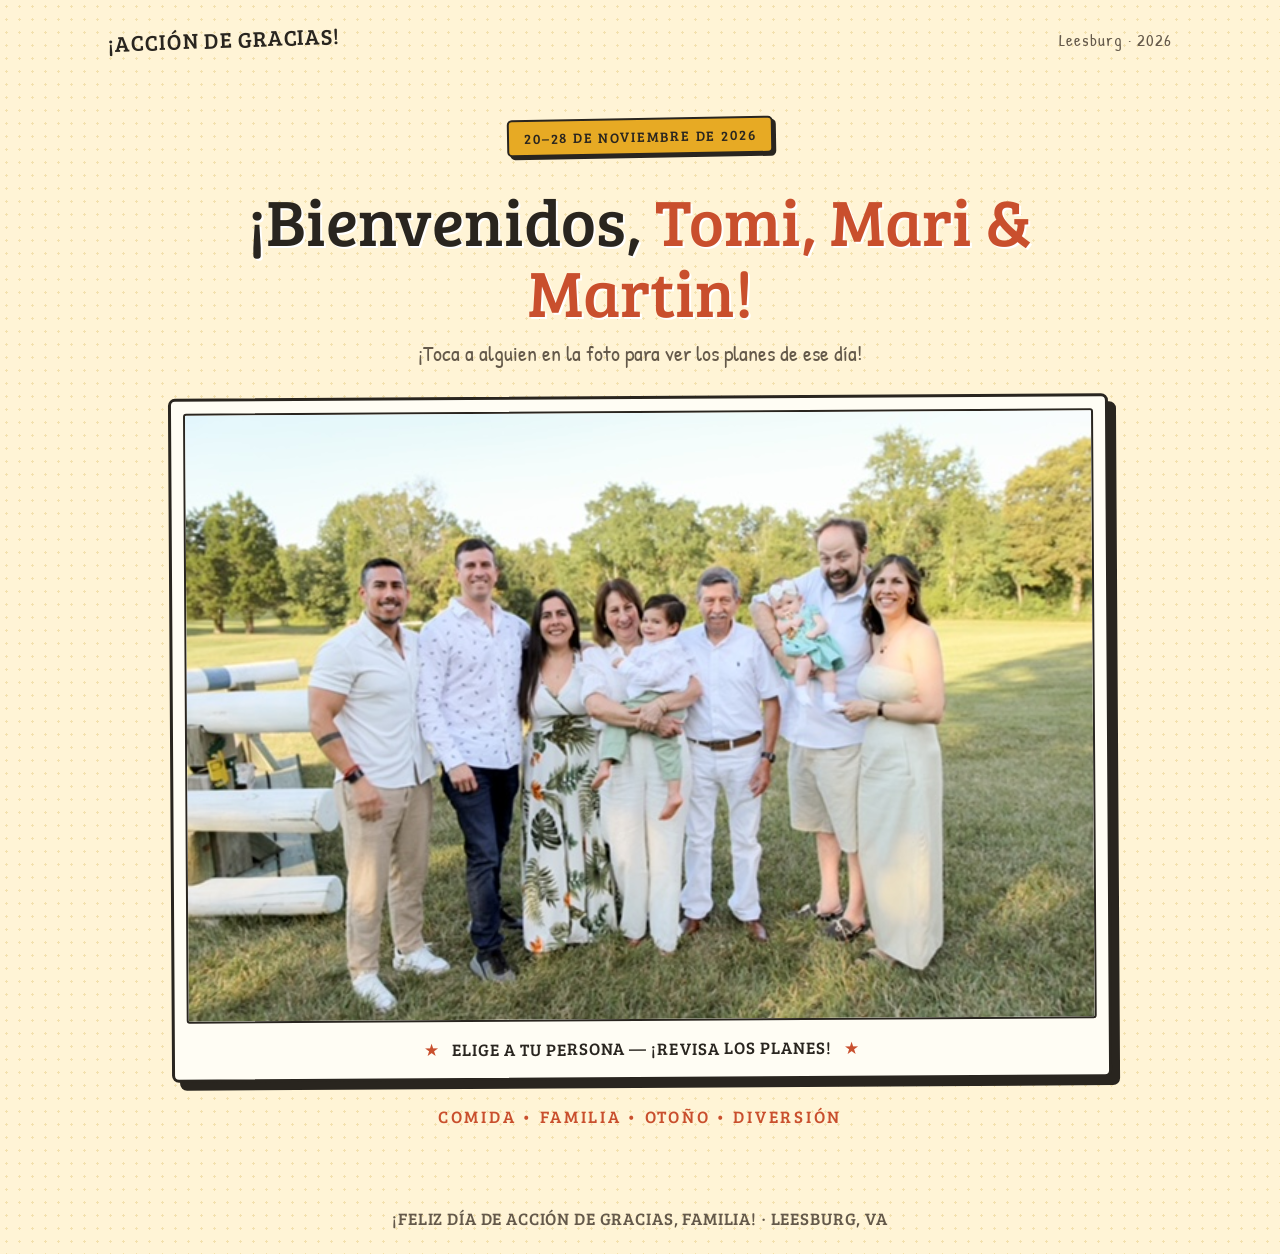
<file: index.html>
<!DOCTYPE html>
<html lang="es">
<head><meta charset="UTF-8"><meta name="viewport" content="width=device-width, initial-scale=1"><meta name="theme-color" content="#f6d66b"><title>Acción de Gracias en familia</title><link rel="stylesheet" href="style.css"></head>
<body class="home-page">
<header class="site-header"><a class="brand" href="index.html">¡ACCIÓN DE GRACIAS!</a><span class="header-note">Leesburg · 2026</span></header>
<main class="home-main"><section class="intro"><p class="eyebrow">20–28 DE NOVIEMBRE DE 2026</p><h1>¡Bienvenidos, <em>Tomi, Mari &amp; Martin!</em></h1><p class="intro-copy">¡Toca a alguien en la foto para ver los planes de ese día!</p></section>
<section class="photo-card" aria-label="Elige a un familiar y un día"><div class="photo-wrap"><img src="family-photo.JPG" alt="Nuestra familia reunida" class="family-photo">
<svg class="hotspots" viewBox="0 0 640 428" preserveAspectRatio="none" role="group" aria-label="Nueve familiares para elegir">
<a href="pages/day-1.html" aria-label="Viernes 20 de noviembre"><polygon points="86,127 97,111 116,102 148,101 164,116 174,151 171,211 178,270 181,329 174,370 159,393 132,397 116,379 108,334 99,278 91,222 84,177"/></a>
<a href="pages/day-2.html" aria-label="Sábado 21 de noviembre"><polygon points="184,92 197,87 218,89 232,100 242,126 243,180 239,233 244,296 242,350 232,385 215,398 198,388 190,354 185,300 181,241 177,185 176,128"/></a>
<a href="pages/day-3.html" aria-label="Domingo 22 de noviembre"><polygon points="245,130 254,124 271,124 284,133 293,154 294,208 289,256 294,310 288,354 278,380 255,386 242,372 239,334 238,284 237,231 237,180"/></a>
<a href="pages/day-4.html" aria-label="Lunes 23 de noviembre"><polygon points="286,119 299,112 315,115 327,129 333,155 332,205 326,249 329,298 327,347 316,379 298,384 284,367 281,327 280,279 279,225 280,170"/></a>
<a href="pages/day-5.html" aria-label="Martes 24 de noviembre"><polygon points="320,128 333,126 347,135 355,151 357,181 353,210 358,244 350,273 336,281 323,268 316,241 315,207 316,169"/></a>
<a href="pages/day-6.html" aria-label="Miércoles 25 de noviembre"><polygon points="359,113 370,106 388,108 401,119 410,145 411,201 407,253 414,307 410,352 398,382 378,387 362,371 356,334 355,284 352,232 352,174"/></a>
<a href="pages/day-7.html" aria-label="Jueves 26 de noviembre"><polygon points="402,125 411,119 425,120 438,131 444,151 442,183 448,207 442,232 427,241 412,231 405,211 400,181"/></a>
<a href="pages/day-8.html" aria-label="Viernes 27 de noviembre"><polygon points="431,86 443,76 463,74 478,84 488,108 490,159 485,213 490,268 485,322 477,360 463,379 443,378 430,357 425,321 423,275 420,225 420,168"/></a>
<a href="pages/day-9.html" aria-label="Sábado 28 de noviembre"><polygon points="479,111 490,101 509,101 523,113 532,143 533,200 528,254 533,310 529,355 516,389 495,396 480,381 474,344 472,293 470,240 470,184"/></a></svg></div><div class="photo-caption"><span>★</span> ELIGE A TU PERSONA — ¡REVISA LOS PLANES! <span>★</span></div></section><p class="small-note">COMIDA • FAMILIA • OTOÑO • DIVERSIÓN</p></main><footer class="site-footer">¡FELIZ DÍA DE ACCIÓN DE GRACIAS, FAMILIA! · LEESBURG, VA</footer><script src="script.js"></script></body></html>
</file>
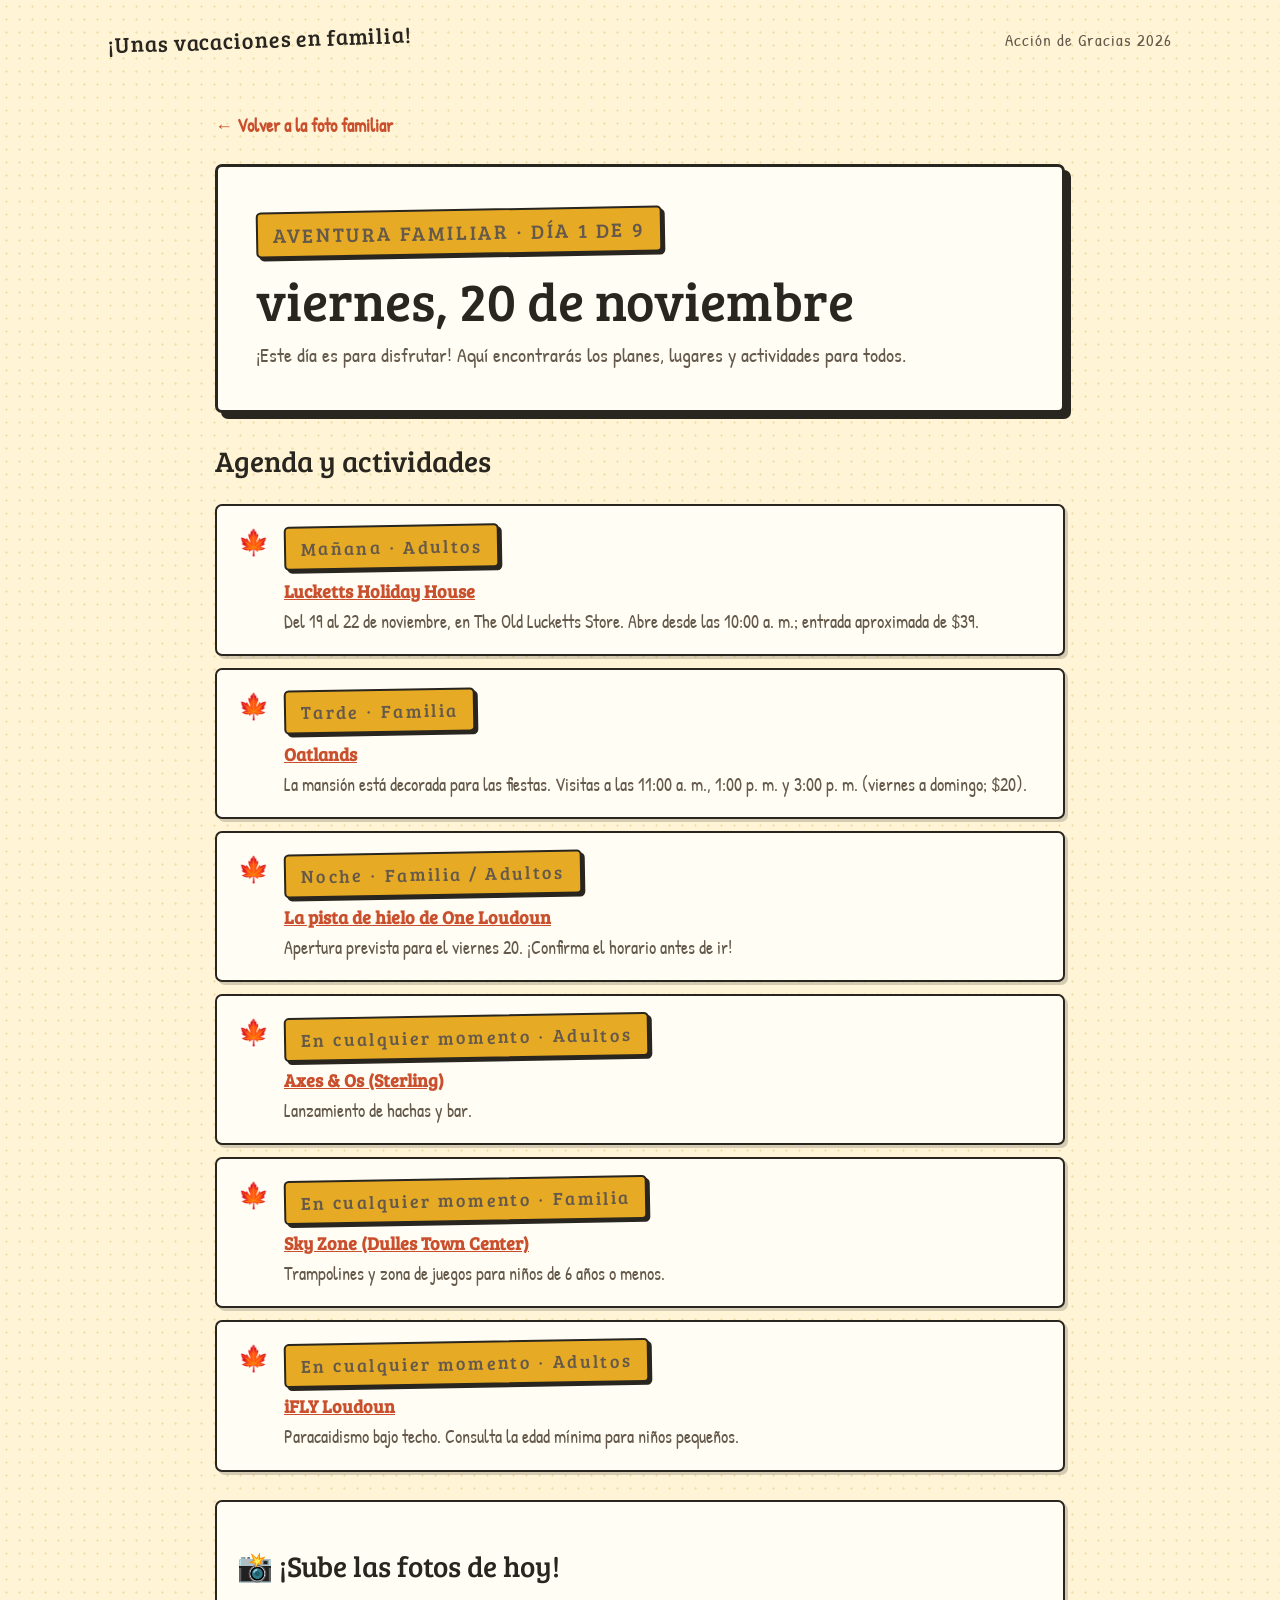
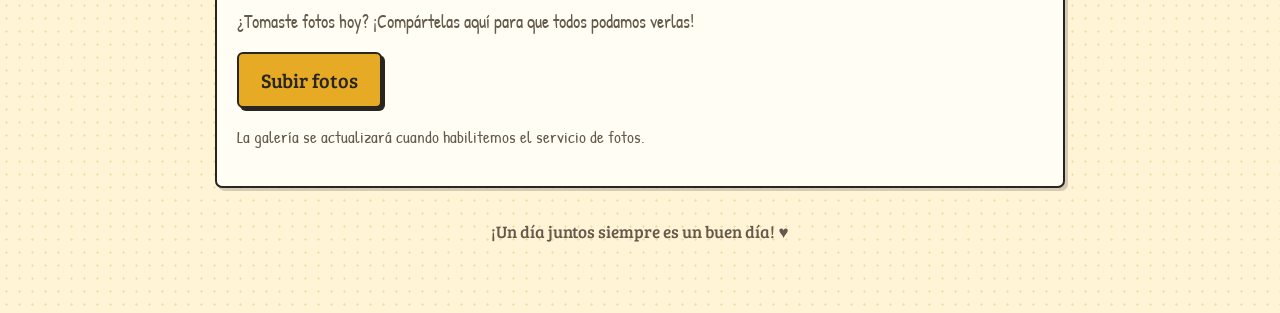
<file: pages/day-1.html>
<!DOCTYPE html>
<html lang="es"><head><meta charset="UTF-8"><meta name="viewport" content="width=device-width, initial-scale=1"><title>viernes, 20 de noviembre | Guía familiar</title><link rel="stylesheet" href="../style.css"></head>
<body><header class="site-header"><a class="brand" href="../index.html">¡Unas vacaciones en familia!</a><span class="header-note">Acción de Gracias 2026</span></header>
<main class="day-main"><a class="back-link" href="../index.html">← Volver a la foto familiar</a>
<section class="day-hero"><p class="eyebrow">AVENTURA FAMILIAR · DÍA 1 DE 9</p><h1>viernes, 20 de noviembre</h1><p>¡Este día es para disfrutar! Aquí encontrarás los planes, lugares y actividades para todos.</p></section>
<section class="plan-section"><h2>Agenda y actividades</h2><div class="activity-list"><article class="activity"><div class="activity-icon">🍁</div><div><p class="eyebrow">Mañana · Adultos</p><h3><a href="https://allevents.in/leesburg-va/all" target="_blank" rel="noopener noreferrer">Lucketts Holiday House</a></h3><p>Del 19 al 22 de noviembre, en The Old Lucketts Store. Abre desde las 10:00 a. m.; entrada aproximada de $39.</p></div></article>
<article class="activity"><div class="activity-icon">🍁</div><div><p class="eyebrow">Tarde · Familia</p><h3><a href="https://www.loudoungo.com/seasonal-guides/thanksgiving-in-loudoun" target="_blank" rel="noopener noreferrer">Oatlands</a></h3><p>La mansión está decorada para las fiestas. Visitas a las 11:00 a. m., 1:00 p. m. y 3:00 p. m. (viernes a domingo; $20).</p></div></article>
<article class="activity"><div class="activity-icon">🍁</div><div><p class="eyebrow">Noche · Familia / Adultos</p><h3><a href="https://www.foxessellfaster.com/blog/one-loudoun-new-ice-skating-rink-is-bringing-winter-fun-right-to-ashburn-va/" target="_blank" rel="noopener noreferrer">La pista de hielo de One Loudoun</a></h3><p>Apertura prevista para el viernes 20. ¡Confirma el horario antes de ir!</p></div></article>
<article class="activity"><div class="activity-icon">🍁</div><div><p class="eyebrow">En cualquier momento · Adultos</p><h3><a href="https://www.visitloudoun.org/things-to-do/recreation-and-sports/indoor-activities/" target="_blank" rel="noopener noreferrer">Axes & Os (Sterling)</a></h3><p>Lanzamiento de hachas y bar.</p></div></article>
<article class="activity"><div class="activity-icon">🍁</div><div><p class="eyebrow">En cualquier momento · Familia</p><h3><a href="https://www.loudoungo.com/seasonal-guides/thanksgiving-in-loudoun" target="_blank" rel="noopener noreferrer">Sky Zone (Dulles Town Center)</a></h3><p>Trampolines y zona de juegos para niños de 6 años o menos.</p></div></article>
<article class="activity"><div class="activity-icon">🍁</div><div><p class="eyebrow">En cualquier momento · Adultos</p><h3><a href="https://www.visitloudoun.org/things-to-do/recreation-and-sports/indoor-activities/" target="_blank" rel="noopener noreferrer">iFLY Loudoun</a></h3><p>Paracaidismo bajo techo. Consulta la edad mínima para niños pequeños.</p></div></article></div></section>
<section class="plan-section photo-upload-section"><h2>📸 ¡Sube las fotos de hoy!</h2><p>¿Tomaste fotos hoy? ¡Compártelas aquí para que todos podamos verlas!</p><button class="upload-button" type="button" data-day="1">Subir fotos</button><p class="upload-status" aria-live="polite">Selecciona fotos desde tu teléfono o computadora.</p><div class="photo-gallery" id="gallery-day-1"></div></section>
<div class="day-footer">¡Un día juntos siempre es un buen día! ♥</div></main><script src="../script.js"></script></body></html>
</file>
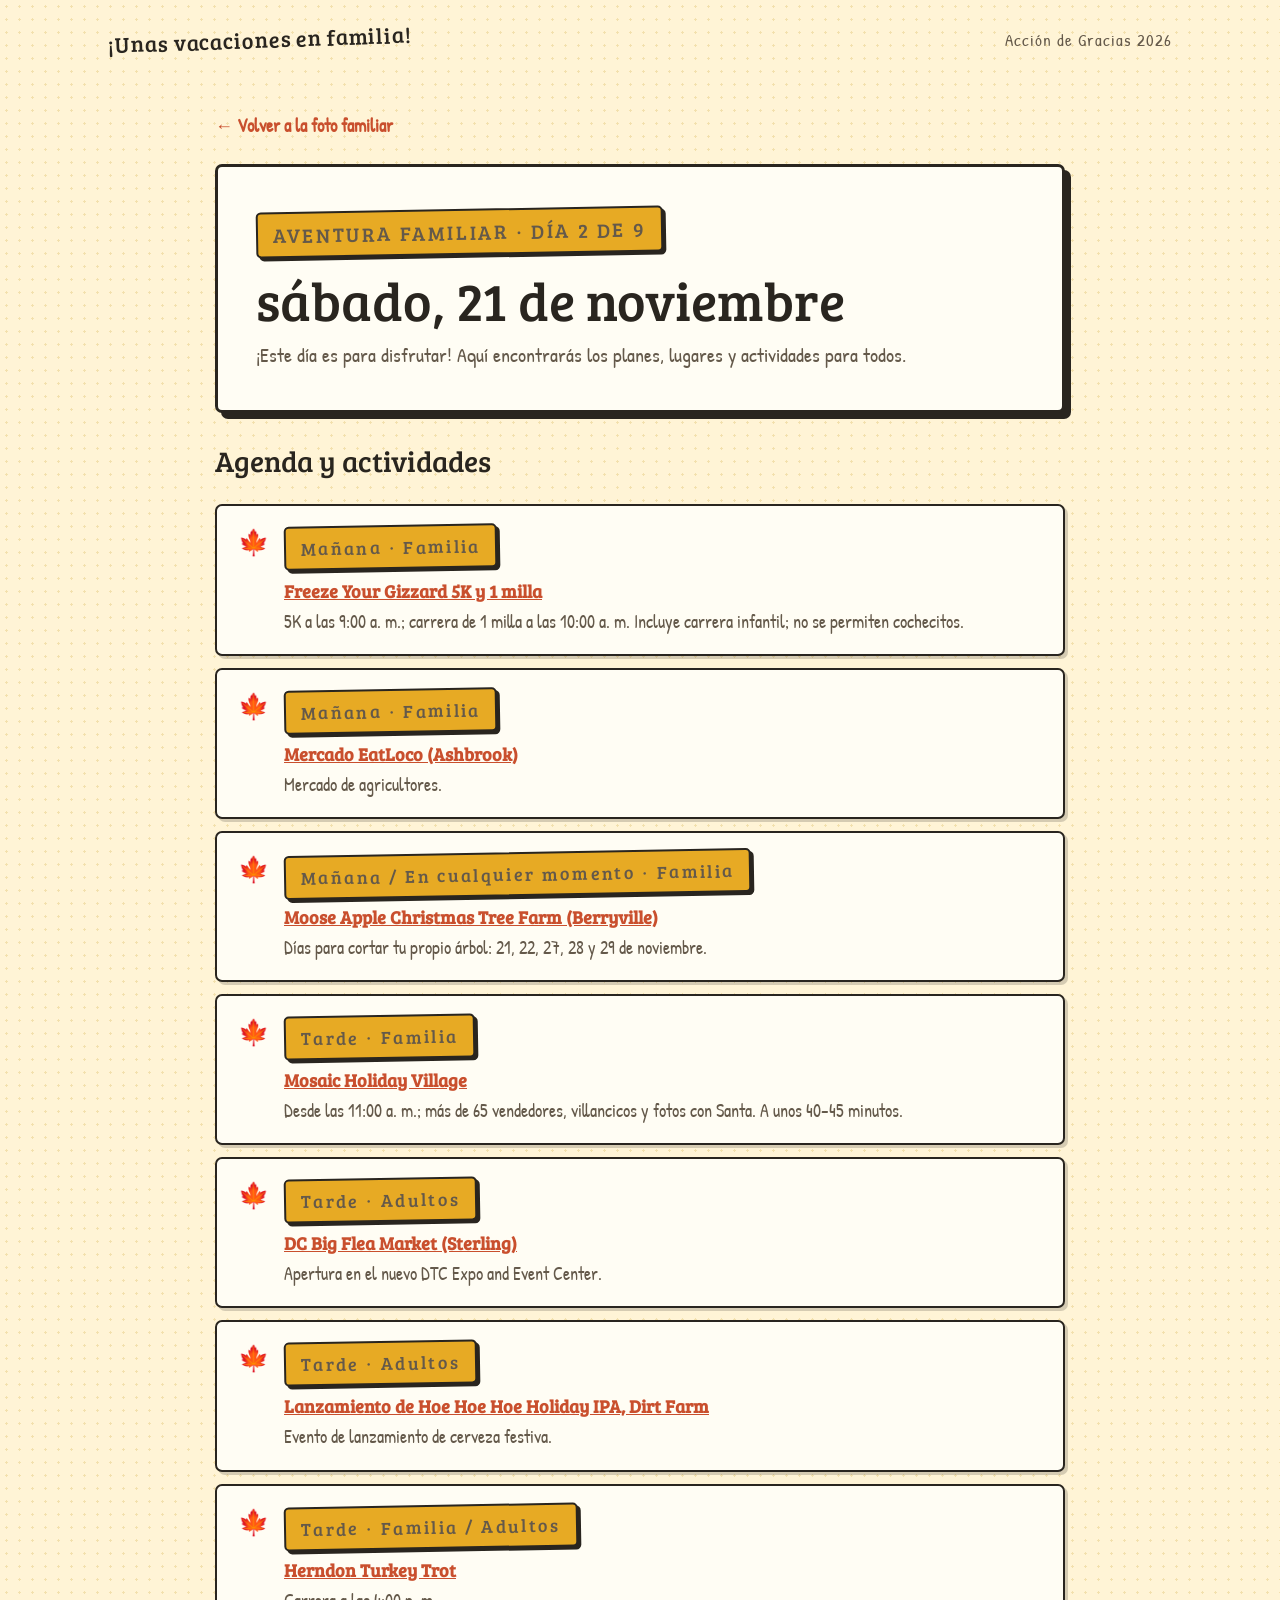
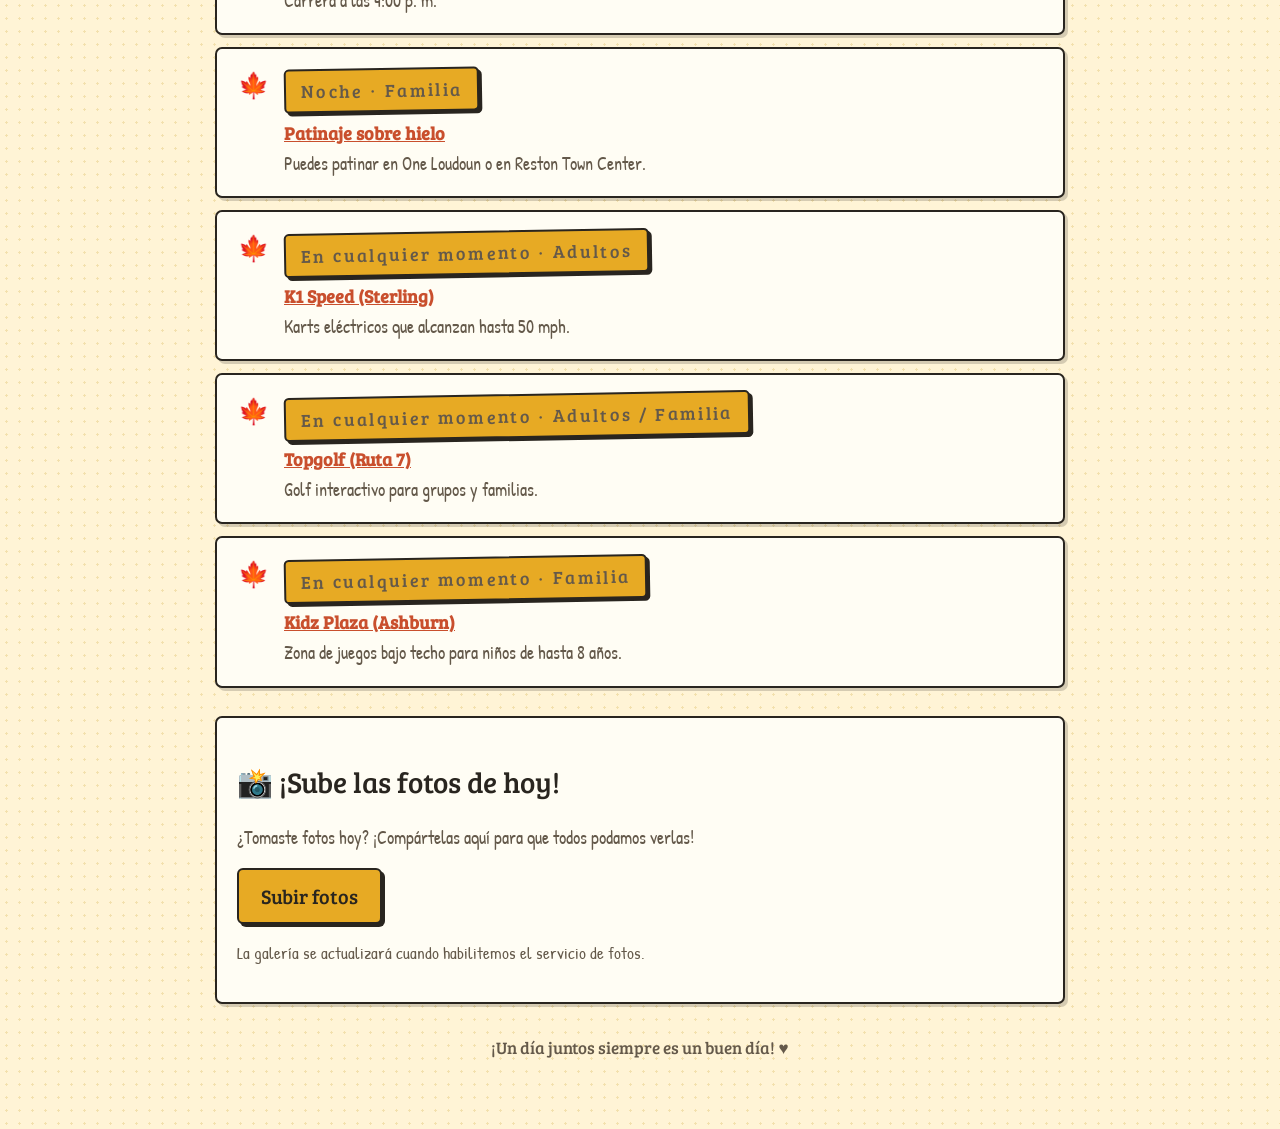
<file: pages/day-2.html>
<!DOCTYPE html>
<html lang="es"><head><meta charset="UTF-8"><meta name="viewport" content="width=device-width, initial-scale=1"><title>sábado, 21 de noviembre | Guía familiar</title><link rel="stylesheet" href="../style.css"></head>
<body><header class="site-header"><a class="brand" href="../index.html">¡Unas vacaciones en familia!</a><span class="header-note">Acción de Gracias 2026</span></header>
<main class="day-main"><a class="back-link" href="../index.html">← Volver a la foto familiar</a>
<section class="day-hero"><p class="eyebrow">AVENTURA FAMILIAR · DÍA 2 DE 9</p><h1>sábado, 21 de noviembre</h1><p>¡Este día es para disfrutar! Aquí encontrarás los planes, lugares y actividades para todos.</p></section>
<section class="plan-section"><h2>Agenda y actividades</h2><div class="activity-list"><article class="activity"><div class="activity-icon">🍁</div><div><p class="eyebrow">Mañana · Familia</p><h3><a href="https://www.loudoungo.com/seasonal-guides/thanksgiving-in-loudoun" target="_blank" rel="noopener noreferrer">Freeze Your Gizzard 5K y 1 milla</a></h3><p>5K a las 9:00 a. m.; carrera de 1 milla a las 10:00 a. m. Incluye carrera infantil; no se permiten cochecitos.</p></div></article>
<article class="activity"><div class="activity-icon">🍁</div><div><p class="eyebrow">Mañana · Familia</p><h3><a href="https://www.loudountimes.com/calendar/" target="_blank" rel="noopener noreferrer">Mercado EatLoco (Ashbrook)</a></h3><p>Mercado de agricultores.</p></div></article>
<article class="activity"><div class="activity-icon">🍁</div><div><p class="eyebrow">Mañana / En cualquier momento · Familia</p><h3><a href="https://seaofblush.com/amazing-christmas-events-in-washington-dc-maryland/" target="_blank" rel="noopener noreferrer">Moose Apple Christmas Tree Farm (Berryville)</a></h3><p>Días para cortar tu propio árbol: 21, 22, 27, 28 y 29 de noviembre.</p></div></article>
<article class="activity"><div class="activity-icon">🍁</div><div><p class="eyebrow">Tarde · Familia</p><h3><a href="https://mommypoppins.com/washington-dc-kids/christmashanukkah/free-holiday-and-christmas-activities-and-events-for-kids-in-dc" target="_blank" rel="noopener noreferrer">Mosaic Holiday Village</a></h3><p>Desde las 11:00 a. m.; más de 65 vendedores, villancicos y fotos con Santa. A unos 40–45 minutos.</p></div></article>
<article class="activity"><div class="activity-icon">🍁</div><div><p class="eyebrow">Tarde · Adultos</p><h3><a href="https://www.fox5dc.com/news/new-loudoun-county-event-space-set-open-following-delays-canceled-events" target="_blank" rel="noopener noreferrer">DC Big Flea Market (Sterling)</a></h3><p>Apertura en el nuevo DTC Expo and Event Center.</p></div></article>
<article class="activity"><div class="activity-icon">🍁</div><div><p class="eyebrow">Tarde · Adultos</p><h3><a href="https://www.visitloudoun.org/events/" target="_blank" rel="noopener noreferrer">Lanzamiento de Hoe Hoe Hoe Holiday IPA, Dirt Farm</a></h3><p>Evento de lanzamiento de cerveza festiva.</p></div></article>
<article class="activity"><div class="activity-icon">🍁</div><div><p class="eyebrow">Tarde · Familia / Adultos</p><h3><a href="https://www.fxva.com/blog/post/things-to-do-this-november-in-fairfax-county/" target="_blank" rel="noopener noreferrer">Herndon Turkey Trot</a></h3><p>Carrera a las 4:00 p. m.</p></div></article>
<article class="activity"><div class="activity-icon">🍁</div><div><p class="eyebrow">Noche · Familia</p><h3><a href="https://www.ffxnow.com/events/opening-day-reston-town-center-ice-skating-pavilion-20008/" target="_blank" rel="noopener noreferrer">Patinaje sobre hielo</a></h3><p>Puedes patinar en One Loudoun o en Reston Town Center.</p></div></article>
<article class="activity"><div class="activity-icon">🍁</div><div><p class="eyebrow">En cualquier momento · Adultos</p><h3><a href="https://www.visitloudoun.org/blog/post/choose-your-adventure-in-loudoun/" target="_blank" rel="noopener noreferrer">K1 Speed (Sterling)</a></h3><p>Karts eléctricos que alcanzan hasta 50 mph.</p></div></article>
<article class="activity"><div class="activity-icon">🍁</div><div><p class="eyebrow">En cualquier momento · Adultos / Familia</p><h3><a href="https://www.visitloudoun.org/things-to-do/recreation-and-sports/indoor-activities/" target="_blank" rel="noopener noreferrer">Topgolf (Ruta 7)</a></h3><p>Golf interactivo para grupos y familias.</p></div></article>
<article class="activity"><div class="activity-icon">🍁</div><div><p class="eyebrow">En cualquier momento · Familia</p><h3><a href="https://northernvirginiamag.com/guides/indoor-fun/" target="_blank" rel="noopener noreferrer">Kidz Plaza (Ashburn)</a></h3><p>Zona de juegos bajo techo para niños de hasta 8 años.</p></div></article></div></section>
<section class="plan-section photo-upload-section"><h2>📸 ¡Sube las fotos de hoy!</h2><p>¿Tomaste fotos hoy? ¡Compártelas aquí para que todos podamos verlas!</p><button class="upload-button" type="button" data-day="2">Subir fotos</button><p class="upload-status" aria-live="polite">Selecciona fotos desde tu teléfono o computadora.</p><div class="photo-gallery" id="gallery-day-2"></div></section>
<div class="day-footer">¡Un día juntos siempre es un buen día! ♥</div></main><script src="../script.js"></script></body></html>
</file>
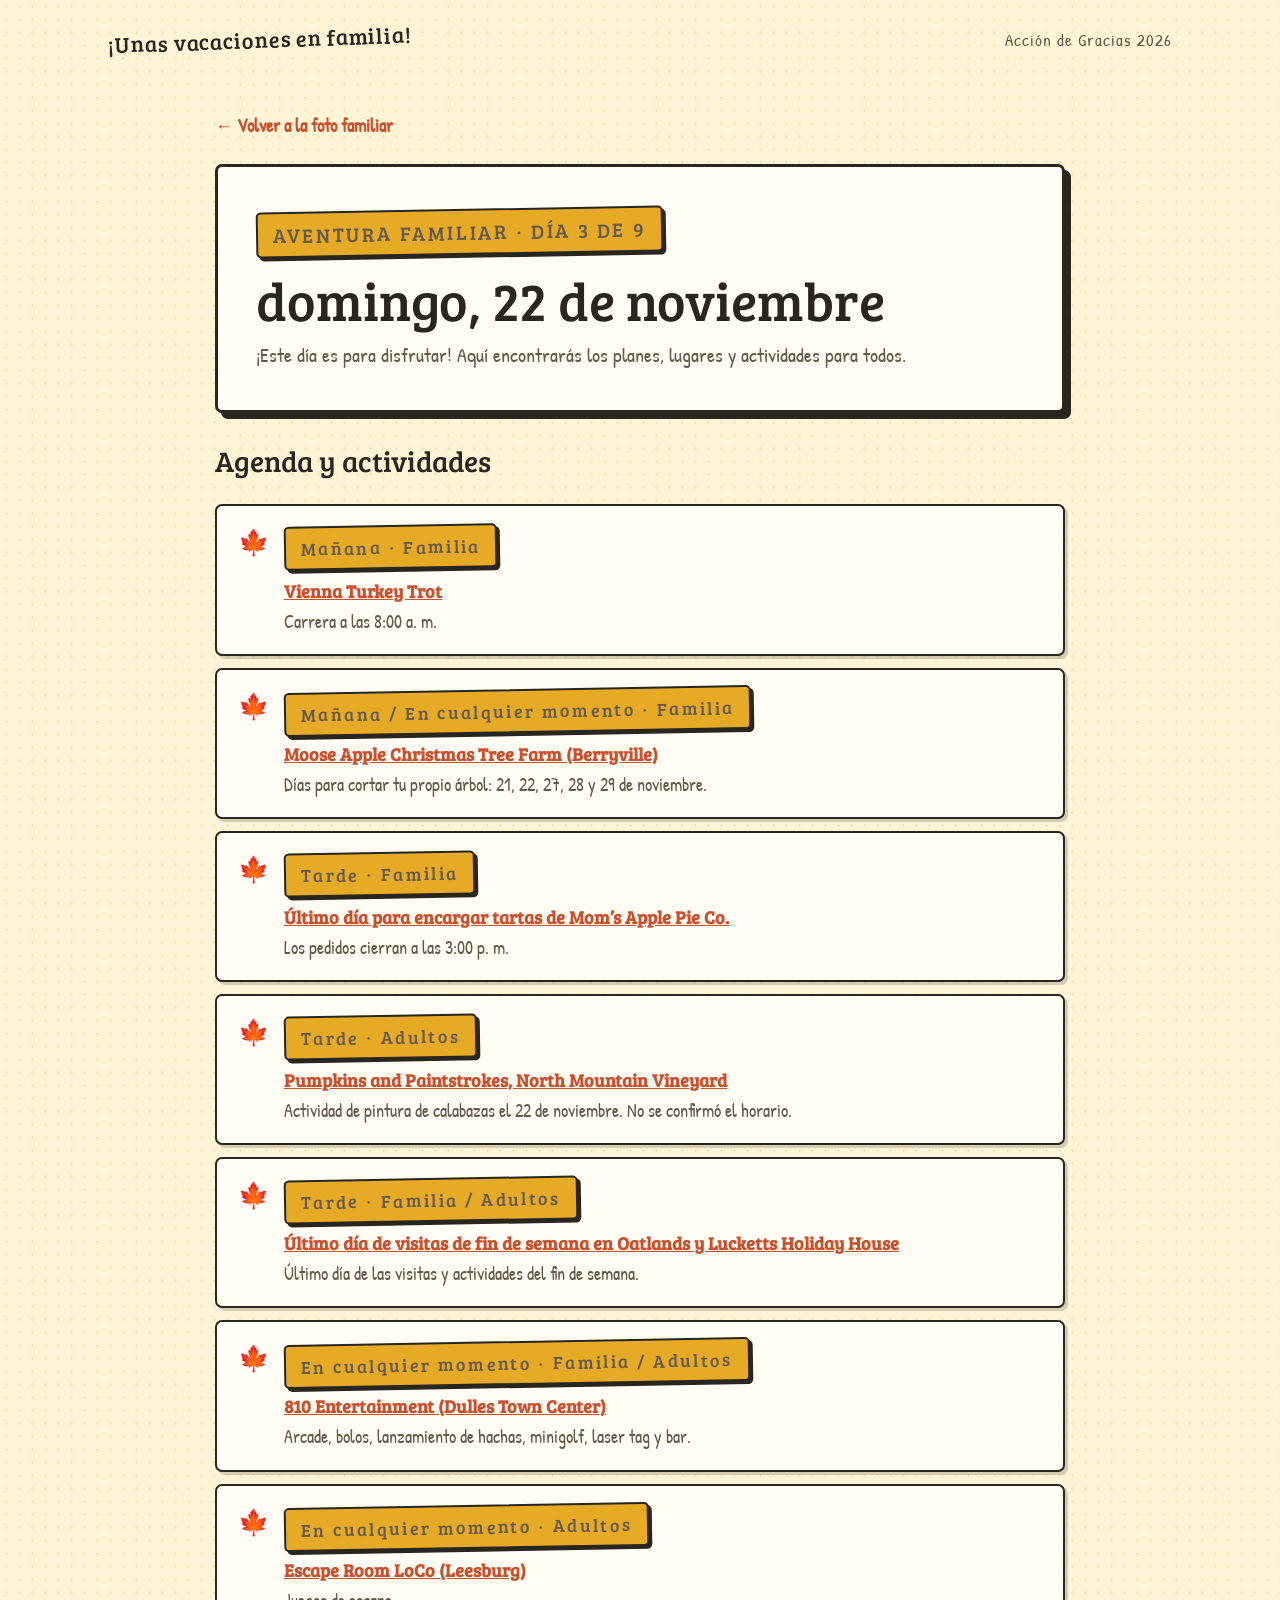
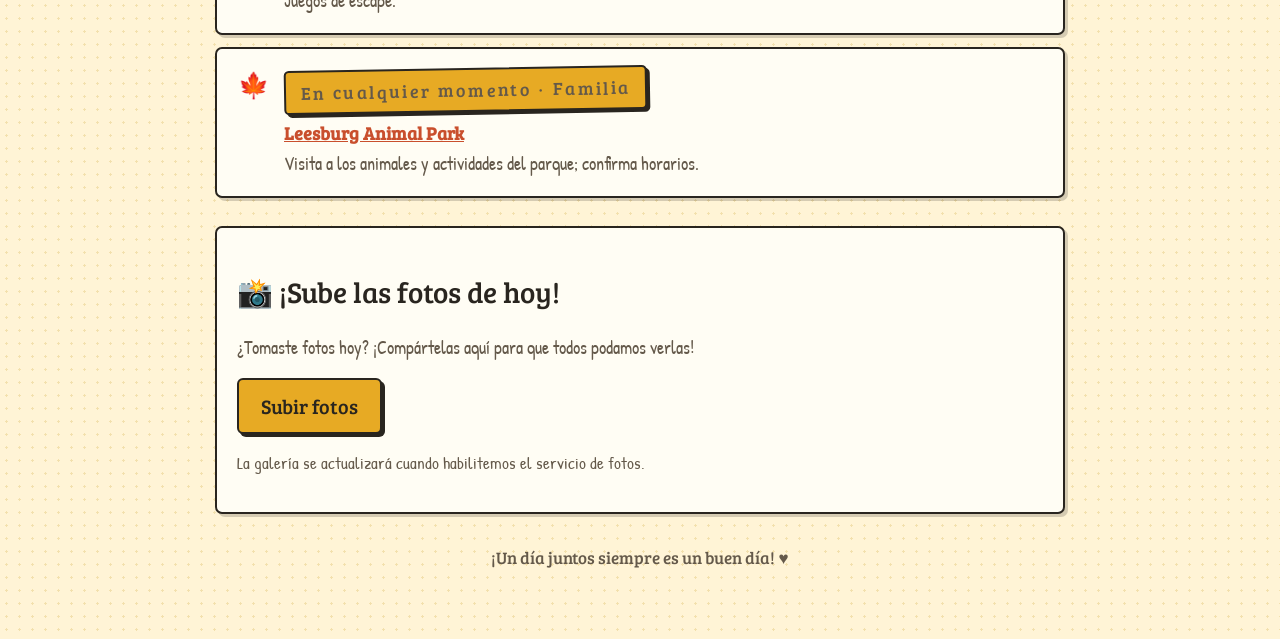
<file: pages/day-3.html>
<!DOCTYPE html>
<html lang="es"><head><meta charset="UTF-8"><meta name="viewport" content="width=device-width, initial-scale=1"><title>domingo, 22 de noviembre | Guía familiar</title><link rel="stylesheet" href="../style.css"></head>
<body><header class="site-header"><a class="brand" href="../index.html">¡Unas vacaciones en familia!</a><span class="header-note">Acción de Gracias 2026</span></header>
<main class="day-main"><a class="back-link" href="../index.html">← Volver a la foto familiar</a>
<section class="day-hero"><p class="eyebrow">AVENTURA FAMILIAR · DÍA 3 DE 9</p><h1>domingo, 22 de noviembre</h1><p>¡Este día es para disfrutar! Aquí encontrarás los planes, lugares y actividades para todos.</p></section>
<section class="plan-section"><h2>Agenda y actividades</h2><div class="activity-list"><article class="activity"><div class="activity-icon">🍁</div><div><p class="eyebrow">Mañana · Familia</p><h3><a href="https://www.fxva.com/blog/post/things-to-do-this-november-in-fairfax-county/" target="_blank" rel="noopener noreferrer">Vienna Turkey Trot</a></h3><p>Carrera a las 8:00 a. m.</p></div></article>
<article class="activity"><div class="activity-icon">🍁</div><div><p class="eyebrow">Mañana / En cualquier momento · Familia</p><h3><a href="https://seaofblush.com/amazing-christmas-events-in-washington-dc-maryland/" target="_blank" rel="noopener noreferrer">Moose Apple Christmas Tree Farm (Berryville)</a></h3><p>Días para cortar tu propio árbol: 21, 22, 27, 28 y 29 de noviembre.</p></div></article>
<article class="activity"><div class="activity-icon">🍁</div><div><p class="eyebrow">Tarde · Familia</p><h3><a href="https://holidayorders.momsapplepieco.com/" target="_blank" rel="noopener noreferrer">Último día para encargar tartas de Mom’s Apple Pie Co.</a></h3><p>Los pedidos cierran a las 3:00 p. m.</p></div></article>
<article class="activity"><div class="activity-icon">🍁</div><div><p class="eyebrow">Tarde · Adultos</p><h3><a href="https://allevents.in/leesburg-va/thanksgiving--this-weekend" target="_blank" rel="noopener noreferrer">Pumpkins and Paintstrokes, North Mountain Vineyard</a></h3><p>Actividad de pintura de calabazas el 22 de noviembre. No se confirmó el horario.</p></div></article>
<article class="activity"><div class="activity-icon">🍁</div><div><p class="eyebrow">Tarde · Familia / Adultos</p><h3><a href="https://allevents.in/leesburg-va/thanksgiving--this-weekend" target="_blank" rel="noopener noreferrer">Último día de visitas de fin de semana en Oatlands y Lucketts Holiday House</a></h3><p>Último día de las visitas y actividades del fin de semana.</p></div></article>
<article class="activity"><div class="activity-icon">🍁</div><div><p class="eyebrow">En cualquier momento · Familia / Adultos</p><h3><a href="https://patch.com/virginia/ashburn/new-810-entertainment-bowling-games-opens-at-dulles-town-center" target="_blank" rel="noopener noreferrer">810 Entertainment (Dulles Town Center)</a></h3><p>Arcade, bolos, lanzamiento de hachas, minigolf, laser tag y bar.</p></div></article>
<article class="activity"><div class="activity-icon">🍁</div><div><p class="eyebrow">En cualquier momento · Adultos</p><h3><a href="https://leesburgva.gov/visitors/entertainment" target="_blank" rel="noopener noreferrer">Escape Room LoCo (Leesburg)</a></h3><p>Juegos de escape.</p></div></article>
<article class="activity"><div class="activity-icon">🍁</div><div><p class="eyebrow">En cualquier momento · Familia</p><h3><a href="https://www.leesburganimalpark.com/hours-admission/" target="_blank" rel="noopener noreferrer">Leesburg Animal Park</a></h3><p>Visita a los animales y actividades del parque; confirma horarios.</p></div></article></div></section>
<section class="plan-section photo-upload-section"><h2>📸 ¡Sube las fotos de hoy!</h2><p>¿Tomaste fotos hoy? ¡Compártelas aquí para que todos podamos verlas!</p><button class="upload-button" type="button" data-day="3">Subir fotos</button><p class="upload-status" aria-live="polite">Selecciona fotos desde tu teléfono o computadora.</p><div class="photo-gallery" id="gallery-day-3"></div></section>
<div class="day-footer">¡Un día juntos siempre es un buen día! ♥</div></main><script src="../script.js"></script></body></html>
</file>
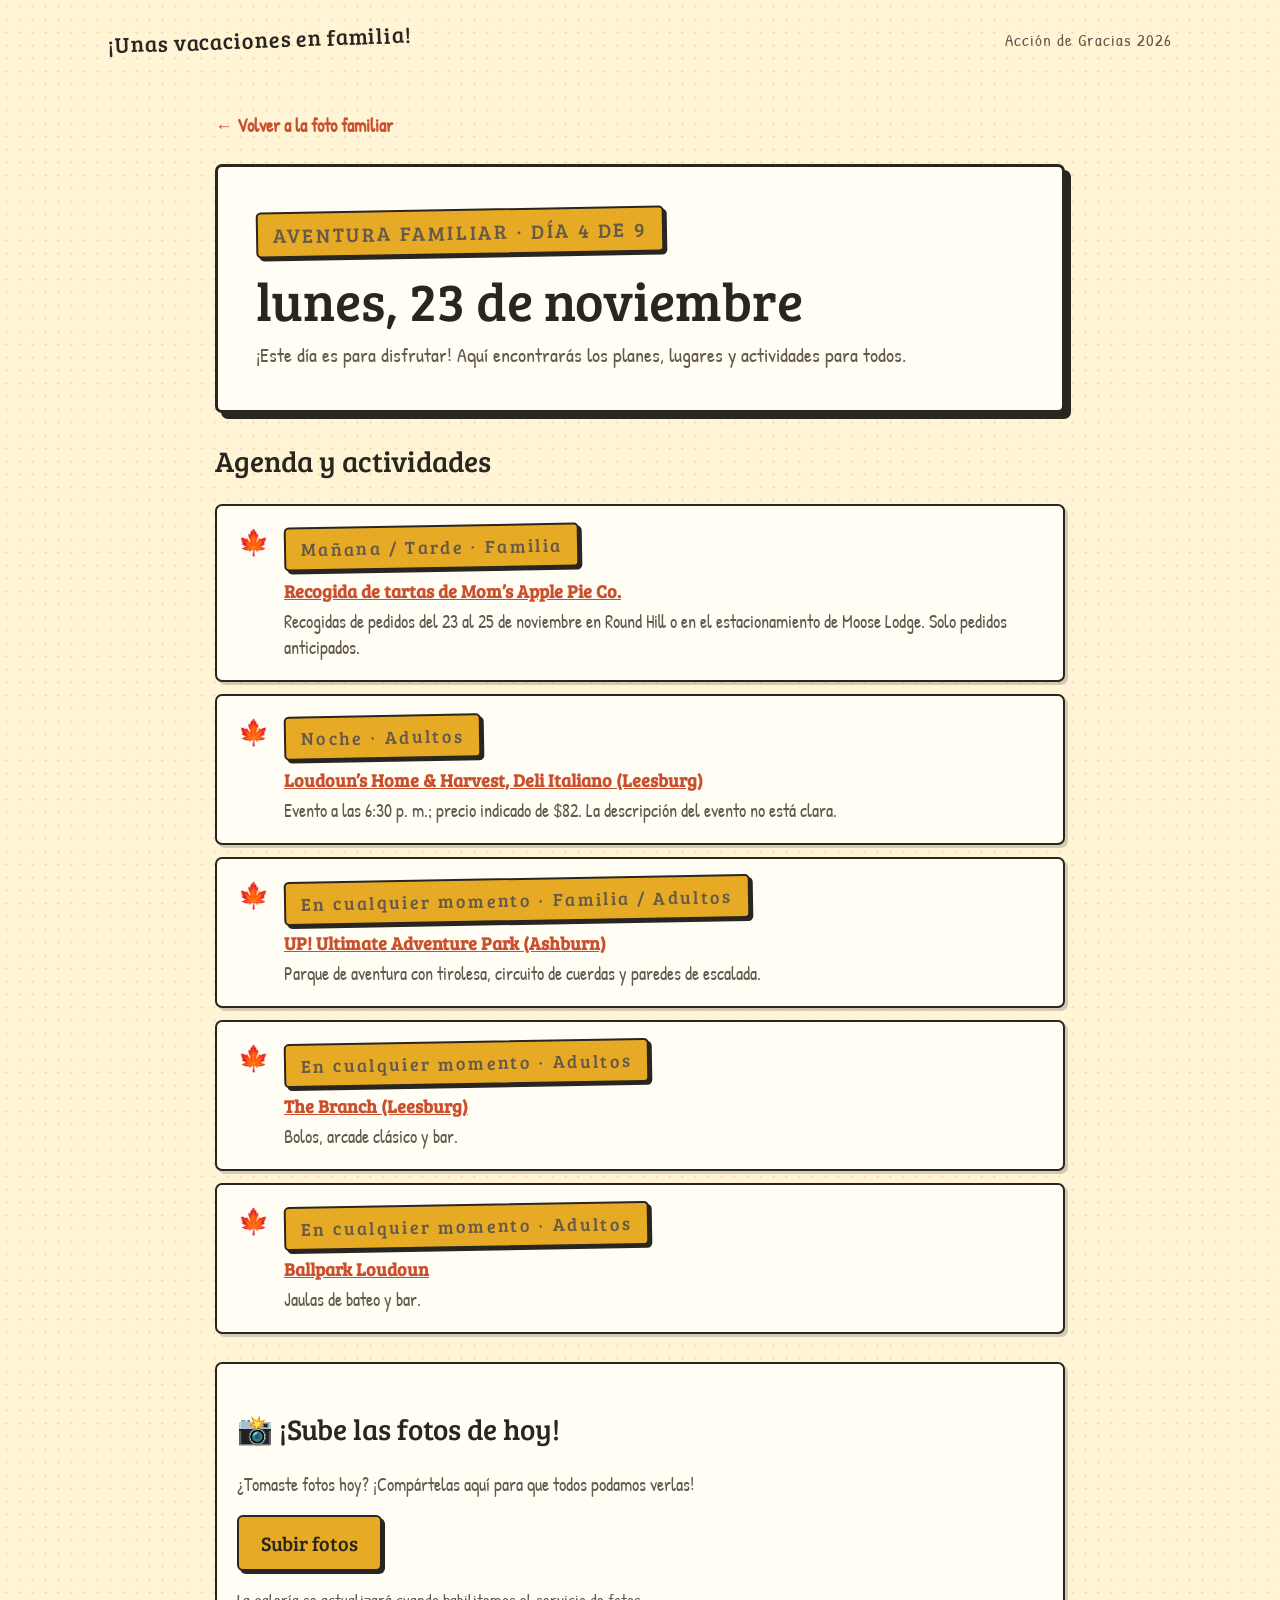
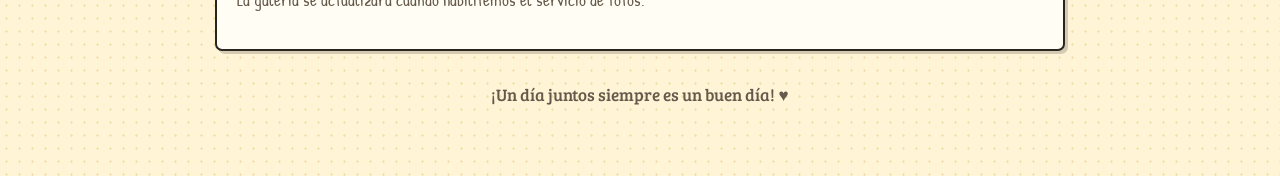
<file: pages/day-4.html>
<!DOCTYPE html>
<html lang="es"><head><meta charset="UTF-8"><meta name="viewport" content="width=device-width, initial-scale=1"><title>lunes, 23 de noviembre | Guía familiar</title><link rel="stylesheet" href="../style.css"></head>
<body><header class="site-header"><a class="brand" href="../index.html">¡Unas vacaciones en familia!</a><span class="header-note">Acción de Gracias 2026</span></header>
<main class="day-main"><a class="back-link" href="../index.html">← Volver a la foto familiar</a>
<section class="day-hero"><p class="eyebrow">AVENTURA FAMILIAR · DÍA 4 DE 9</p><h1>lunes, 23 de noviembre</h1><p>¡Este día es para disfrutar! Aquí encontrarás los planes, lugares y actividades para todos.</p></section>
<section class="plan-section"><h2>Agenda y actividades</h2><div class="activity-list"><article class="activity"><div class="activity-icon">🍁</div><div><p class="eyebrow">Mañana / Tarde · Familia</p><h3><a href="https://holidayorders.momsapplepieco.com/" target="_blank" rel="noopener noreferrer">Recogida de tartas de Mom’s Apple Pie Co.</a></h3><p>Recogidas de pedidos del 23 al 25 de noviembre en Round Hill o en el estacionamiento de Moose Lodge. Solo pedidos anticipados.</p></div></article>
<article class="activity"><div class="activity-icon">🍁</div><div><p class="eyebrow">Noche · Adultos</p><h3><a href="https://allevents.in/leesburg-va/fall-festivals" target="_blank" rel="noopener noreferrer">Loudoun’s Home & Harvest, Deli Italiano (Leesburg)</a></h3><p>Evento a las 6:30 p. m.; precio indicado de $82. La descripción del evento no está clara.</p></div></article>
<article class="activity"><div class="activity-icon">🍁</div><div><p class="eyebrow">En cualquier momento · Familia / Adultos</p><h3><a href="https://www.visitloudoun.org/blog/post/choose-your-adventure-in-loudoun/" target="_blank" rel="noopener noreferrer">UP! Ultimate Adventure Park (Ashburn)</a></h3><p>Parque de aventura con tirolesa, circuito de cuerdas y paredes de escalada.</p></div></article>
<article class="activity"><div class="activity-icon">🍁</div><div><p class="eyebrow">En cualquier momento · Adultos</p><h3><a href="https://www.visitloudoun.org/things-to-do/recreation-and-sports/indoor-activities/" target="_blank" rel="noopener noreferrer">The Branch (Leesburg)</a></h3><p>Bolos, arcade clásico y bar.</p></div></article>
<article class="activity"><div class="activity-icon">🍁</div><div><p class="eyebrow">En cualquier momento · Adultos</p><h3><a href="https://www.visitloudoun.org/blog/post/choose-your-adventure-in-loudoun/" target="_blank" rel="noopener noreferrer">Ballpark Loudoun</a></h3><p>Jaulas de bateo y bar.</p></div></article></div></section>
<section class="plan-section photo-upload-section"><h2>📸 ¡Sube las fotos de hoy!</h2><p>¿Tomaste fotos hoy? ¡Compártelas aquí para que todos podamos verlas!</p><button class="upload-button" type="button" data-day="4">Subir fotos</button><p class="upload-status" aria-live="polite">Selecciona fotos desde tu teléfono o computadora.</p><div class="photo-gallery" id="gallery-day-4"></div></section>
<div class="day-footer">¡Un día juntos siempre es un buen día! ♥</div></main><script src="../script.js"></script></body></html>
</file>
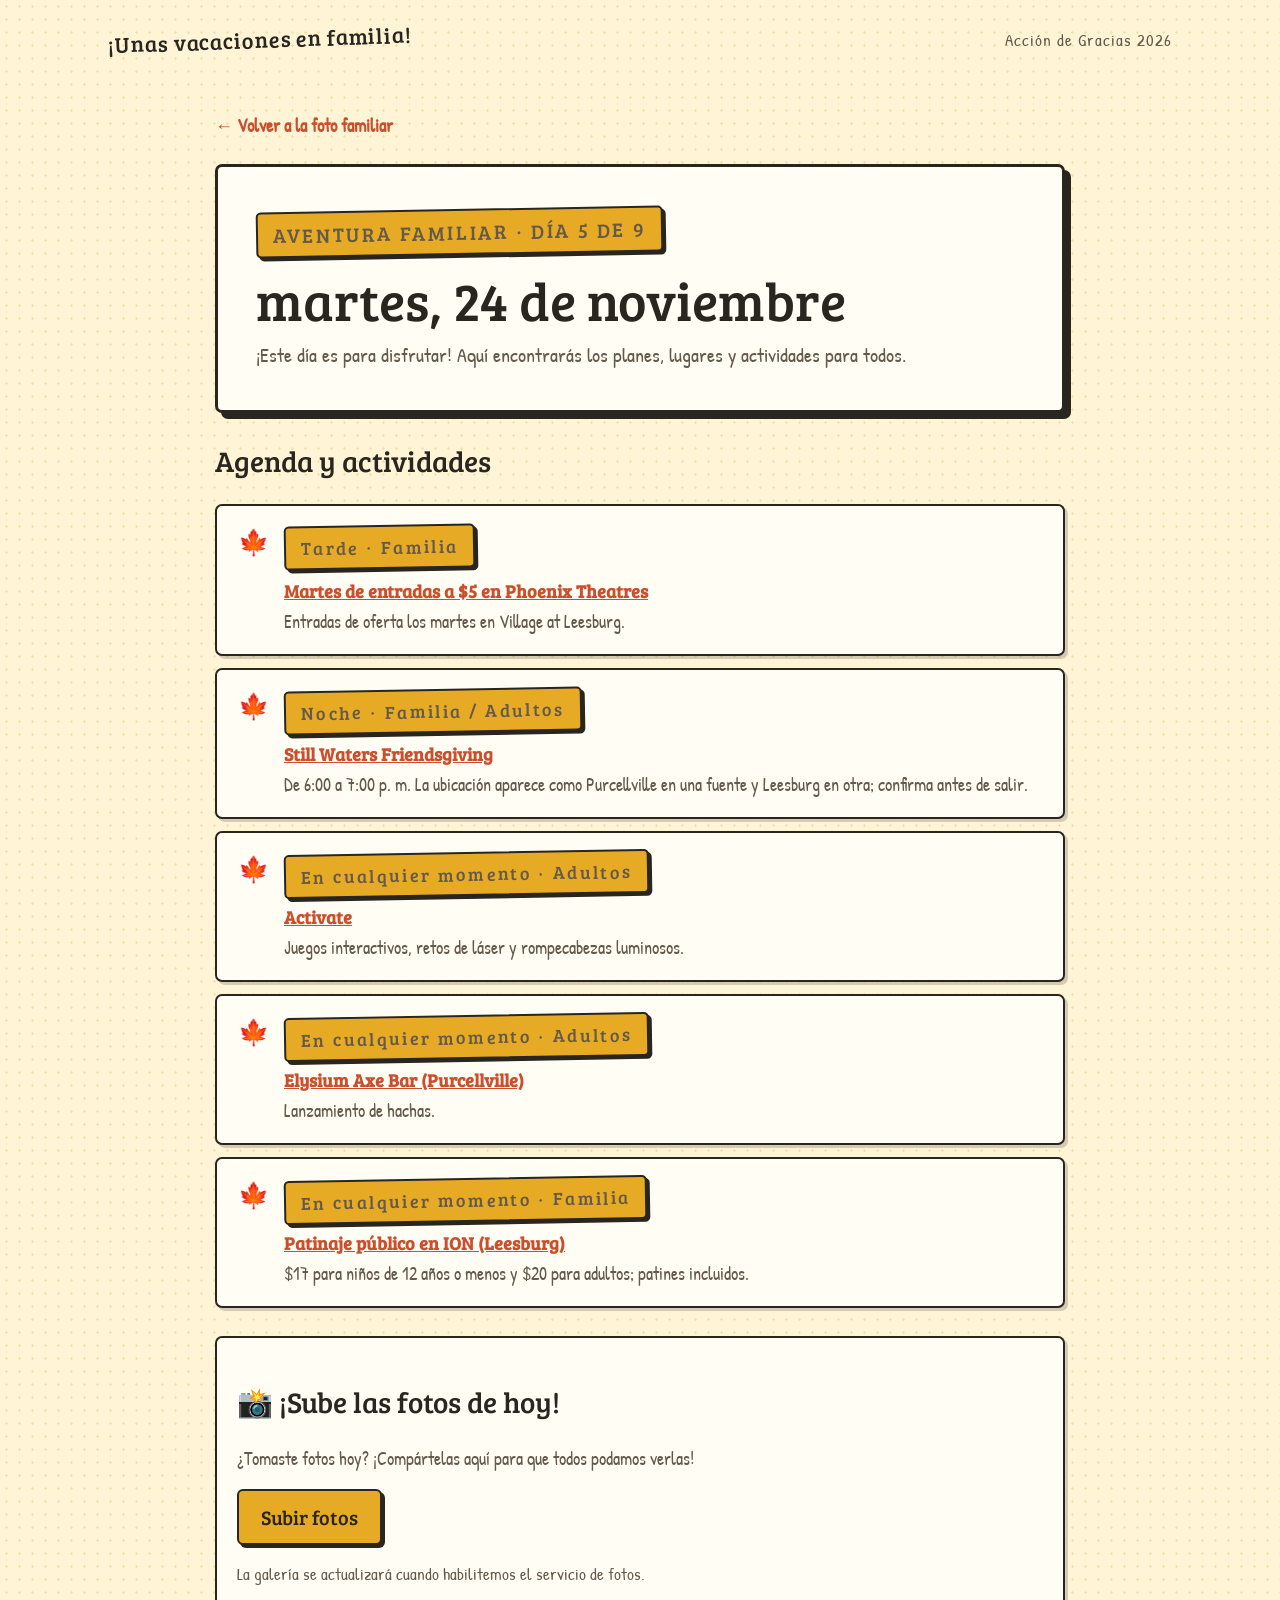
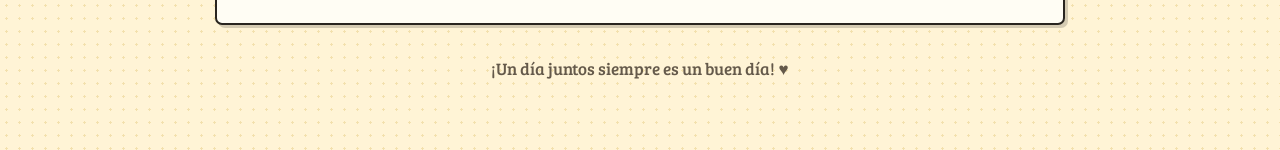
<file: pages/day-5.html>
<!DOCTYPE html>
<html lang="es"><head><meta charset="UTF-8"><meta name="viewport" content="width=device-width, initial-scale=1"><title>martes, 24 de noviembre | Guía familiar</title><link rel="stylesheet" href="../style.css"></head>
<body><header class="site-header"><a class="brand" href="../index.html">¡Unas vacaciones en familia!</a><span class="header-note">Acción de Gracias 2026</span></header>
<main class="day-main"><a class="back-link" href="../index.html">← Volver a la foto familiar</a>
<section class="day-hero"><p class="eyebrow">AVENTURA FAMILIAR · DÍA 5 DE 9</p><h1>martes, 24 de noviembre</h1><p>¡Este día es para disfrutar! Aquí encontrarás los planes, lugares y actividades para todos.</p></section>
<section class="plan-section"><h2>Agenda y actividades</h2><div class="activity-list"><article class="activity"><div class="activity-icon">🍁</div><div><p class="eyebrow">Tarde · Familia</p><h3><a href="https://www.villageatleesburg.com/events/" target="_blank" rel="noopener noreferrer">Martes de entradas a $5 en Phoenix Theatres</a></h3><p>Entradas de oferta los martes en Village at Leesburg.</p></div></article>
<article class="activity"><div class="activity-icon">🍁</div><div><p class="eyebrow">Noche · Familia / Adultos</p><h3><a href="https://thanksgiving.joyinnova.com/" target="_blank" rel="noopener noreferrer">Still Waters Friendsgiving</a></h3><p>De 6:00 a 7:00 p. m. La ubicación aparece como Purcellville en una fuente y Leesburg en otra; confirma antes de salir.</p></div></article>
<article class="activity"><div class="activity-icon">🍁</div><div><p class="eyebrow">En cualquier momento · Adultos</p><h3><a href="https://wtop.com/matt-about-town/2025/10/matt-about-town-interactive-gaming-experience-activate-loudoun-county" target="_blank" rel="noopener noreferrer">Activate</a></h3><p>Juegos interactivos, retos de láser y rompecabezas luminosos.</p></div></article>
<article class="activity"><div class="activity-icon">🍁</div><div><p class="eyebrow">En cualquier momento · Adultos</p><h3><a href="https://www.visitloudoun.org/things-to-do/recreation-and-sports/indoor-activities/" target="_blank" rel="noopener noreferrer">Elysium Axe Bar (Purcellville)</a></h3><p>Lanzamiento de hachas.</p></div></article>
<article class="activity"><div class="activity-icon">🍁</div><div><p class="eyebrow">En cualquier momento · Familia</p><h3><a href="https://www.ionitc.com/skatingprograms" target="_blank" rel="noopener noreferrer">Patinaje público en ION (Leesburg)</a></h3><p>$17 para niños de 12 años o menos y $20 para adultos; patines incluidos.</p></div></article></div></section>
<section class="plan-section photo-upload-section"><h2>📸 ¡Sube las fotos de hoy!</h2><p>¿Tomaste fotos hoy? ¡Compártelas aquí para que todos podamos verlas!</p><button class="upload-button" type="button" data-day="5">Subir fotos</button><p class="upload-status" aria-live="polite">Selecciona fotos desde tu teléfono o computadora.</p><div class="photo-gallery" id="gallery-day-5"></div></section>
<div class="day-footer">¡Un día juntos siempre es un buen día! ♥</div></main><script src="../script.js"></script></body></html>
</file>
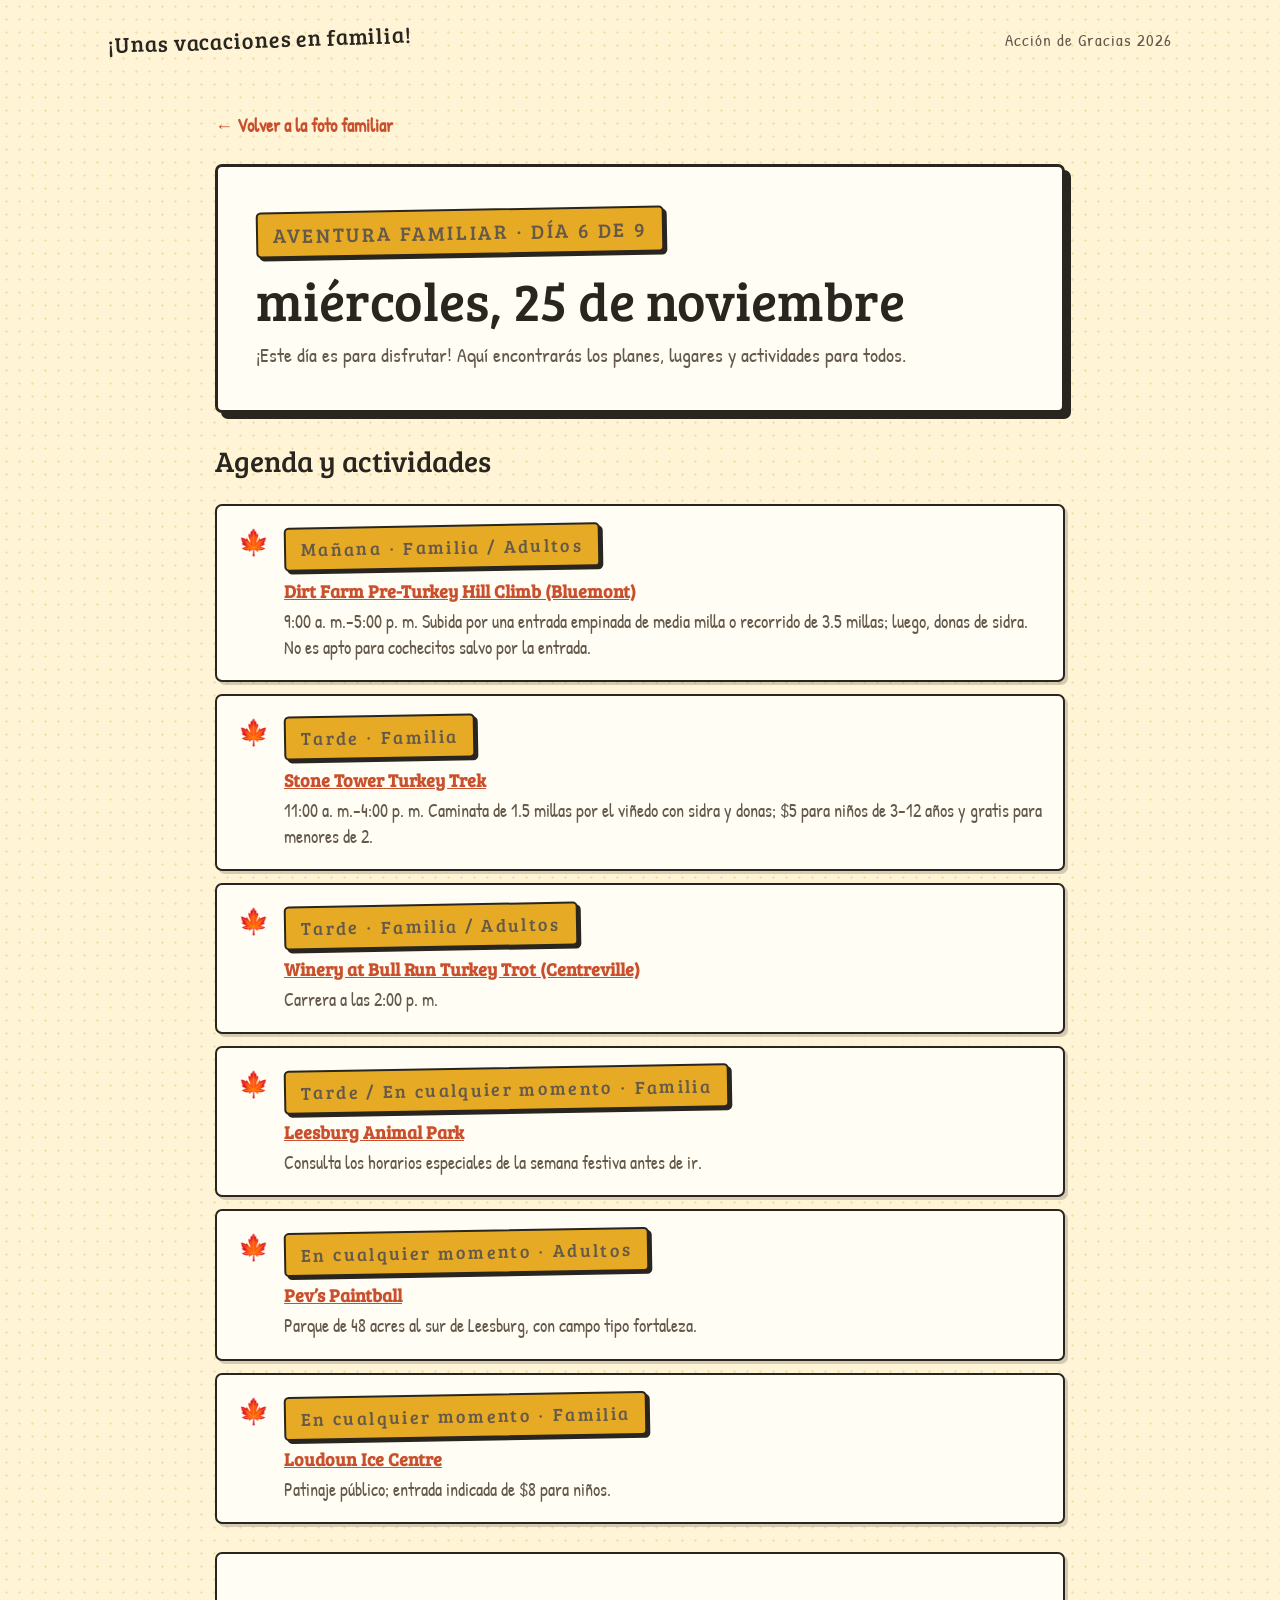
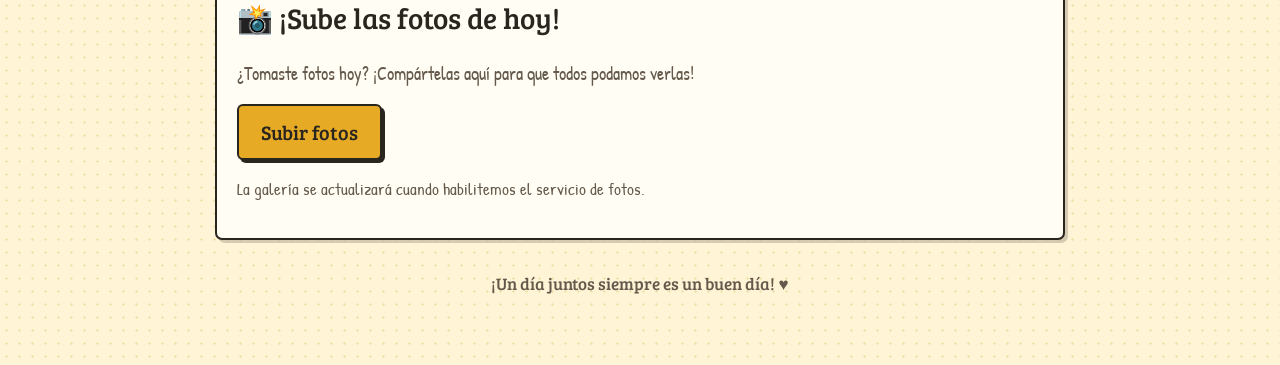
<file: pages/day-6.html>
<!DOCTYPE html>
<html lang="es"><head><meta charset="UTF-8"><meta name="viewport" content="width=device-width, initial-scale=1"><title>miércoles, 25 de noviembre | Guía familiar</title><link rel="stylesheet" href="../style.css"></head>
<body><header class="site-header"><a class="brand" href="../index.html">¡Unas vacaciones en familia!</a><span class="header-note">Acción de Gracias 2026</span></header>
<main class="day-main"><a class="back-link" href="../index.html">← Volver a la foto familiar</a>
<section class="day-hero"><p class="eyebrow">AVENTURA FAMILIAR · DÍA 6 DE 9</p><h1>miércoles, 25 de noviembre</h1><p>¡Este día es para disfrutar! Aquí encontrarás los planes, lugares y actividades para todos.</p></section>
<section class="plan-section"><h2>Agenda y actividades</h2><div class="activity-list"><article class="activity"><div class="activity-icon">🍁</div><div><p class="eyebrow">Mañana · Familia / Adultos</p><h3><a href="https://dirtfarmbrewing.com/event/dirt-farm-pre-turkey-hill-climb-2026/" target="_blank" rel="noopener noreferrer">Dirt Farm Pre-Turkey Hill Climb (Bluemont)</a></h3><p>9:00 a. m.–5:00 p. m. Subida por una entrada empinada de media milla o recorrido de 3.5 millas; luego, donas de sidra. No es apto para cochecitos salvo por la entrada.</p></div></article>
<article class="activity"><div class="activity-icon">🍁</div><div><p class="eyebrow">Tarde · Familia</p><h3><a href="https://stonetowerwinery.com/stwevents" target="_blank" rel="noopener noreferrer">Stone Tower Turkey Trek</a></h3><p>11:00 a. m.–4:00 p. m. Caminata de 1.5 millas por el viñedo con sidra y donas; $5 para niños de 3–12 años y gratis para menores de 2.</p></div></article>
<article class="activity"><div class="activity-icon">🍁</div><div><p class="eyebrow">Tarde · Familia / Adultos</p><h3><a href="https://www.fxva.com/blog/post/things-to-do-this-november-in-fairfax-county/" target="_blank" rel="noopener noreferrer">Winery at Bull Run Turkey Trot (Centreville)</a></h3><p>Carrera a las 2:00 p. m.</p></div></article>
<article class="activity"><div class="activity-icon">🍁</div><div><p class="eyebrow">Tarde / En cualquier momento · Familia</p><h3><a href="https://www.leesburganimalpark.com/hours-admission/" target="_blank" rel="noopener noreferrer">Leesburg Animal Park</a></h3><p>Consulta los horarios especiales de la semana festiva antes de ir.</p></div></article>
<article class="activity"><div class="activity-icon">🍁</div><div><p class="eyebrow">En cualquier momento · Adultos</p><h3><a href="https://www.visitloudoun.org/blog/post/choose-your-adventure-in-loudoun/" target="_blank" rel="noopener noreferrer">Pev’s Paintball</a></h3><p>Parque de 48 acres al sur de Leesburg, con campo tipo fortaleza.</p></div></article>
<article class="activity"><div class="activity-icon">🍁</div><div><p class="eyebrow">En cualquier momento · Familia</p><h3><a href="https://www.loudoungo.com/seasonal-guides/thanksgiving-in-loudoun" target="_blank" rel="noopener noreferrer">Loudoun Ice Centre</a></h3><p>Patinaje público; entrada indicada de $8 para niños.</p></div></article></div></section>
<section class="plan-section photo-upload-section"><h2>📸 ¡Sube las fotos de hoy!</h2><p>¿Tomaste fotos hoy? ¡Compártelas aquí para que todos podamos verlas!</p><button class="upload-button" type="button" data-day="6">Subir fotos</button><p class="upload-status" aria-live="polite">Selecciona fotos desde tu teléfono o computadora.</p><div class="photo-gallery" id="gallery-day-6"></div></section>
<div class="day-footer">¡Un día juntos siempre es un buen día! ♥</div></main><script src="../script.js"></script></body></html>
</file>
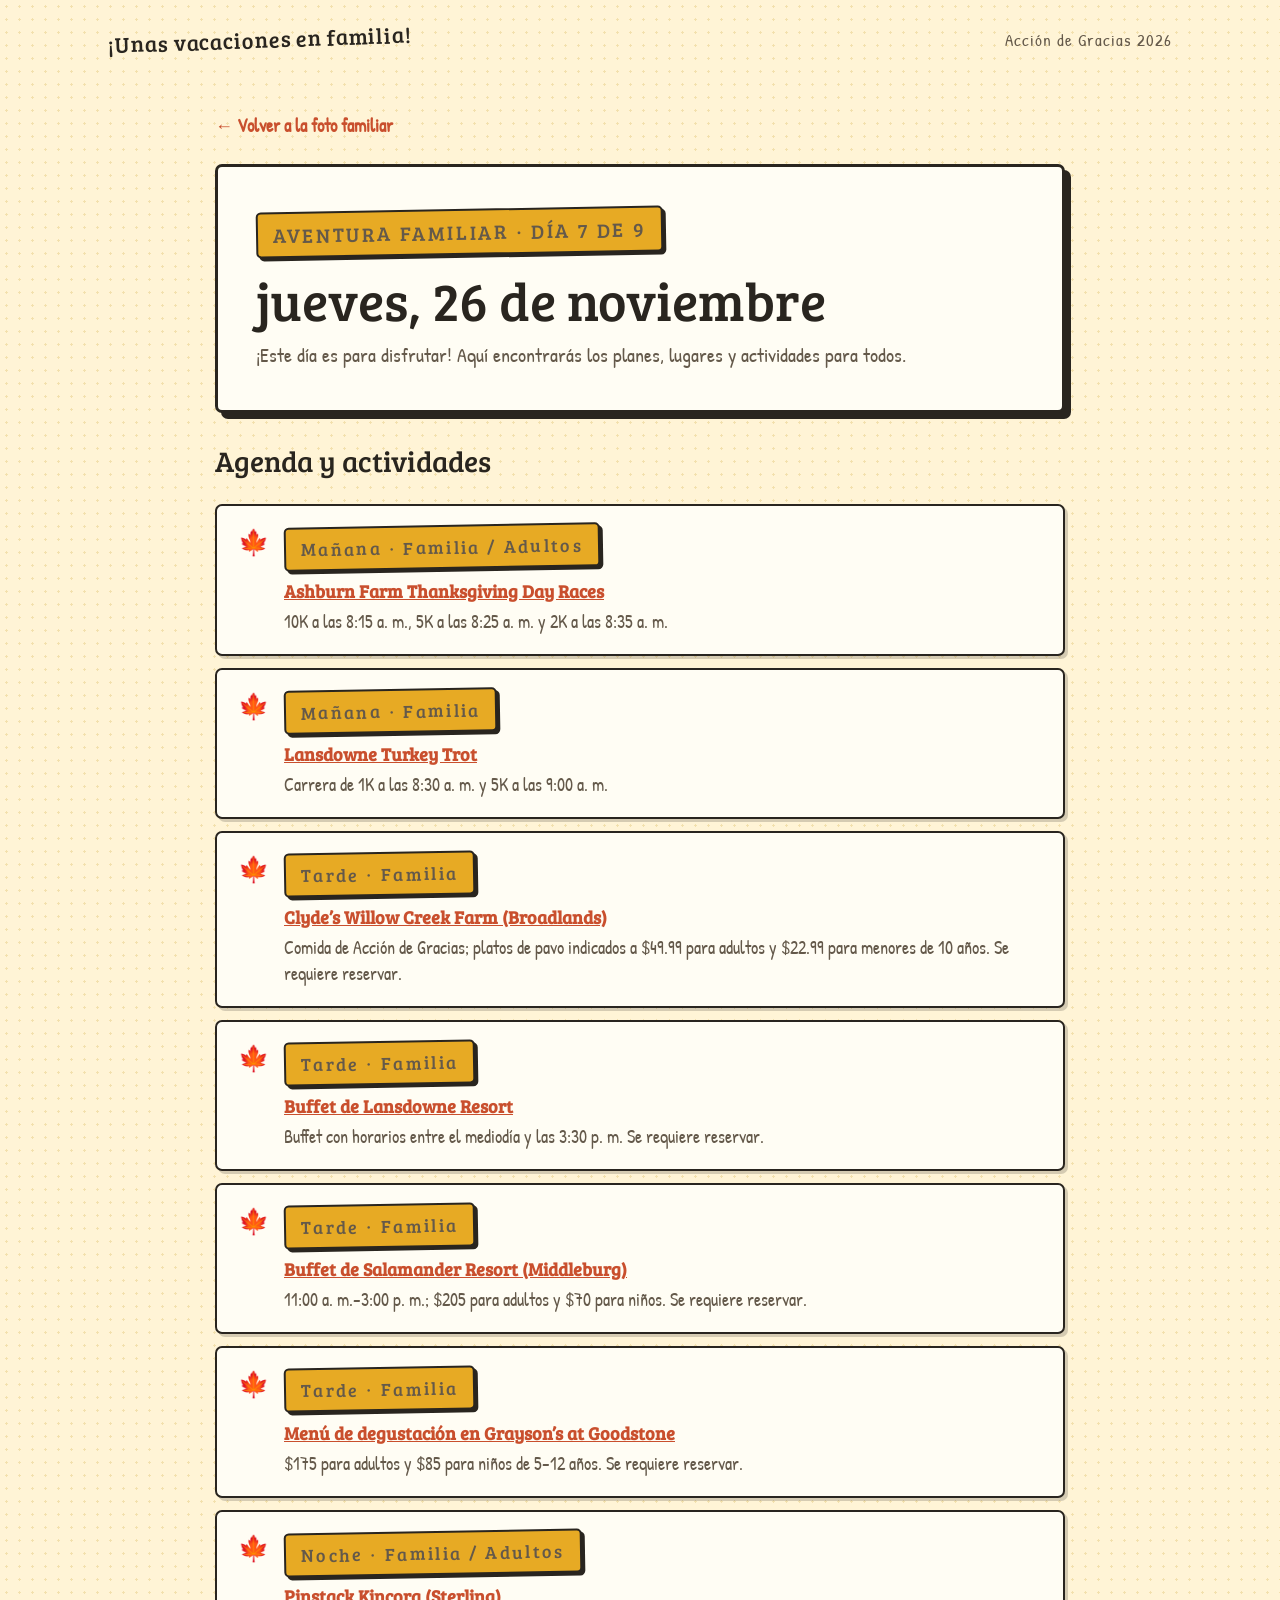
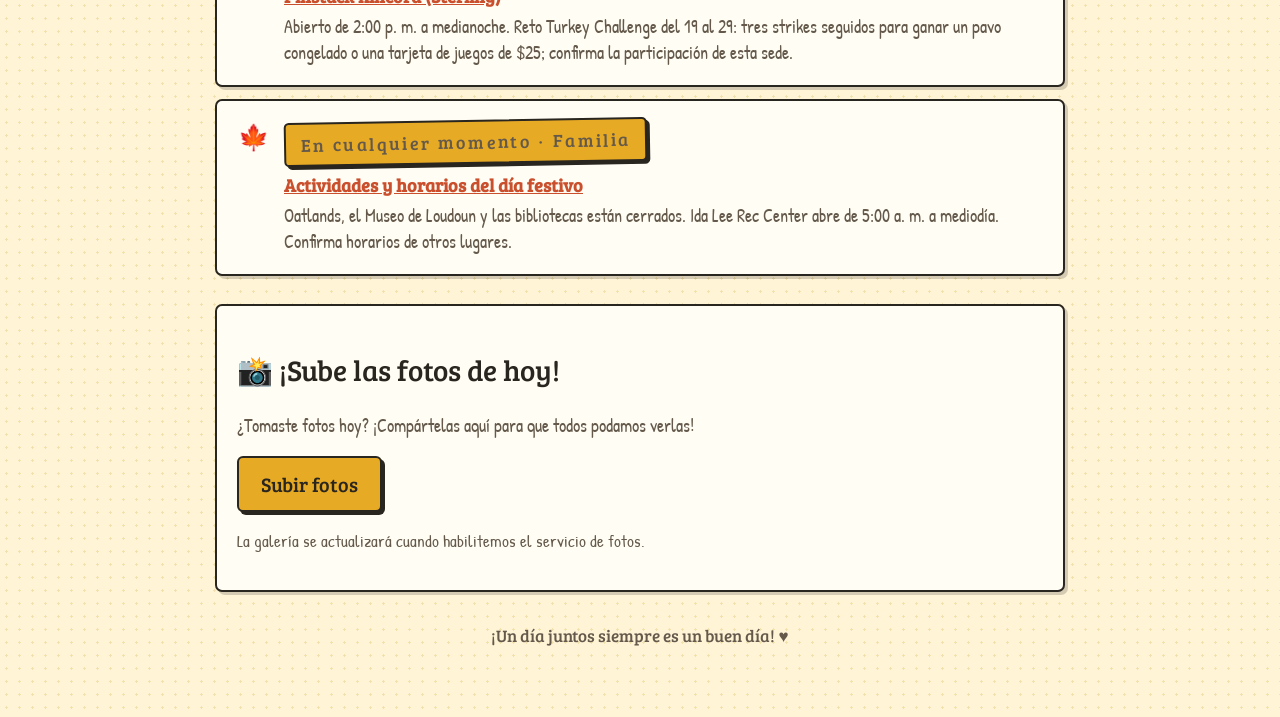
<file: pages/day-7.html>
<!DOCTYPE html>
<html lang="es"><head><meta charset="UTF-8"><meta name="viewport" content="width=device-width, initial-scale=1"><title>jueves, 26 de noviembre | Guía familiar</title><link rel="stylesheet" href="../style.css"></head>
<body><header class="site-header"><a class="brand" href="../index.html">¡Unas vacaciones en familia!</a><span class="header-note">Acción de Gracias 2026</span></header>
<main class="day-main"><a class="back-link" href="../index.html">← Volver a la foto familiar</a>
<section class="day-hero"><p class="eyebrow">AVENTURA FAMILIAR · DÍA 7 DE 9</p><h1>jueves, 26 de noviembre</h1><p>¡Este día es para disfrutar! Aquí encontrarás los planes, lugares y actividades para todos.</p></section>
<section class="plan-section"><h2>Agenda y actividades</h2><div class="activity-list"><article class="activity"><div class="activity-icon">🍁</div><div><p class="eyebrow">Mañana · Familia / Adultos</p><h3><a href="https://thelocalgirl.com/calendar/?p=242518" target="_blank" rel="noopener noreferrer">Ashburn Farm Thanksgiving Day Races</a></h3><p>10K a las 8:15 a. m., 5K a las 8:25 a. m. y 2K a las 8:35 a. m.</p></div></article>
<article class="activity"><div class="activity-icon">🍁</div><div><p class="eyebrow">Mañana · Familia</p><h3><a href="https://www.loudoungo.com/seasonal-guides/thanksgiving-in-loudoun" target="_blank" rel="noopener noreferrer">Lansdowne Turkey Trot</a></h3><p>Carrera de 1K a las 8:30 a. m. y 5K a las 9:00 a. m.</p></div></article>
<article class="activity"><div class="activity-icon">🍁</div><div><p class="eyebrow">Tarde · Familia</p><h3><a href="https://www.clydes.com/willow-creek-farm" target="_blank" rel="noopener noreferrer">Clyde’s Willow Creek Farm (Broadlands)</a></h3><p>Comida de Acción de Gracias; platos de pavo indicados a $49.99 para adultos y $22.99 para menores de 10 años. Se requiere reservar.</p></div></article>
<article class="activity"><div class="activity-icon">🍁</div><div><p class="eyebrow">Tarde · Familia</p><h3><a href="https://lansdowneresort.com/event/thanksgiving-buffet/" target="_blank" rel="noopener noreferrer">Buffet de Lansdowne Resort</a></h3><p>Buffet con horarios entre el mediodía y las 3:30 p. m. Se requiere reservar.</p></div></article>
<article class="activity"><div class="activity-icon">🍁</div><div><p class="eyebrow">Tarde · Familia</p><h3><a href="https://salamanderresort.com/activities/event-calendar/grand-thanksgiving-buffet" target="_blank" rel="noopener noreferrer">Buffet de Salamander Resort (Middleburg)</a></h3><p>11:00 a. m.–3:00 p. m.; $205 para adultos y $70 para niños. Se requiere reservar.</p></div></article>
<article class="activity"><div class="activity-icon">🍁</div><div><p class="eyebrow">Tarde · Familia</p><h3><a href="https://www.graysonsatgoodstone.com/thanksgiving" target="_blank" rel="noopener noreferrer">Menú de degustación en Grayson’s at Goodstone</a></h3><p>$175 para adultos y $85 para niños de 5–12 años. Se requiere reservar.</p></div></article>
<article class="activity"><div class="activity-icon">🍁</div><div><p class="eyebrow">Noche · Familia / Adultos</p><h3><a href="https://pinstackbowl.com/locations/kincora-loudoun-county-virginia/" target="_blank" rel="noopener noreferrer">Pinstack Kincora (Sterling)</a></h3><p>Abierto de 2:00 p. m. a medianoche. Reto Turkey Challenge del 19 al 29: tres strikes seguidos para ganar un pavo congelado o una tarjeta de juegos de $25; confirma la participación de esta sede.</p></div></article>
<article class="activity"><div class="activity-icon">🍁</div><div><p class="eyebrow">En cualquier momento · Familia</p><h3><a href="https://www.loudoungo.com/seasonal-guides/thanksgiving-in-loudoun" target="_blank" rel="noopener noreferrer">Actividades y horarios del día festivo</a></h3><p>Oatlands, el Museo de Loudoun y las bibliotecas están cerrados. Ida Lee Rec Center abre de 5:00 a. m. a mediodía. Confirma horarios de otros lugares.</p></div></article></div></section>
<section class="plan-section photo-upload-section"><h2>📸 ¡Sube las fotos de hoy!</h2><p>¿Tomaste fotos hoy? ¡Compártelas aquí para que todos podamos verlas!</p><button class="upload-button" type="button" data-day="7">Subir fotos</button><p class="upload-status" aria-live="polite">Selecciona fotos desde tu teléfono o computadora.</p><div class="photo-gallery" id="gallery-day-7"></div></section>
<div class="day-footer">¡Un día juntos siempre es un buen día! ♥</div></main><script src="../script.js"></script></body></html>
</file>
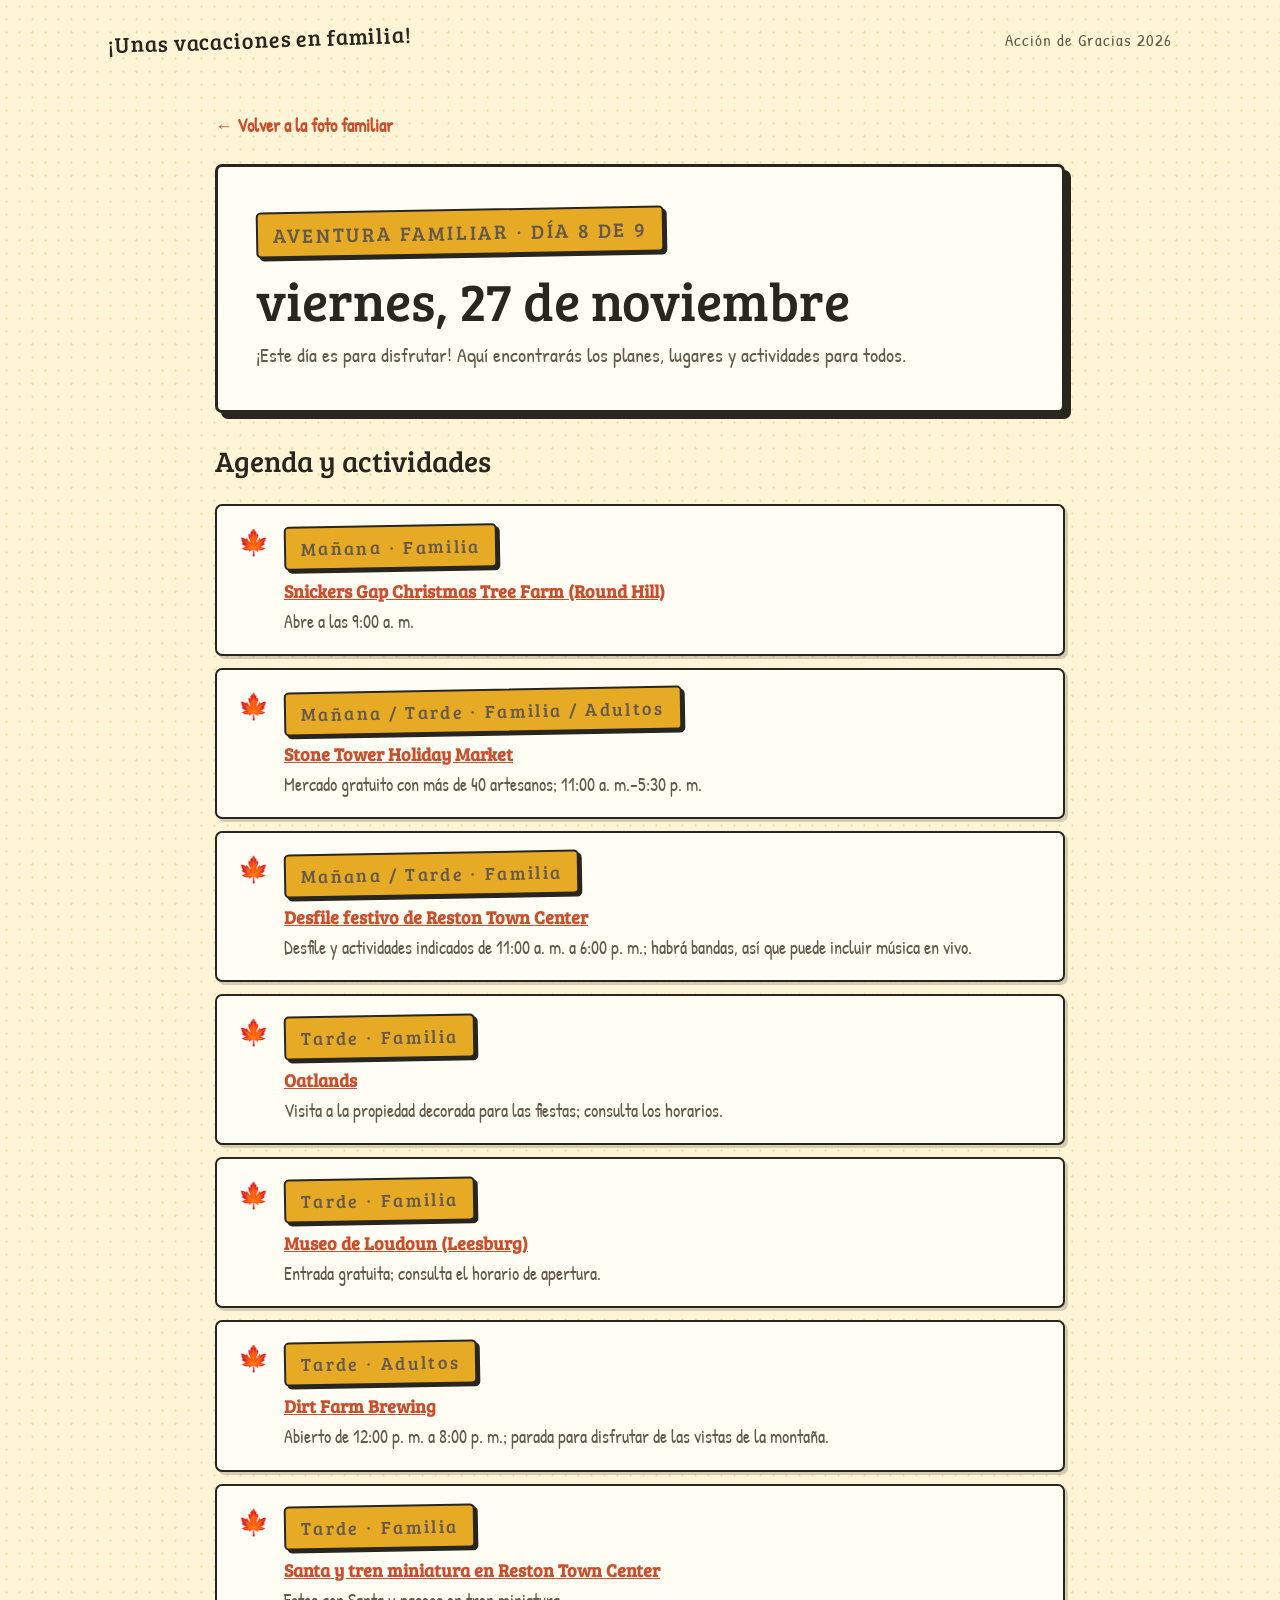
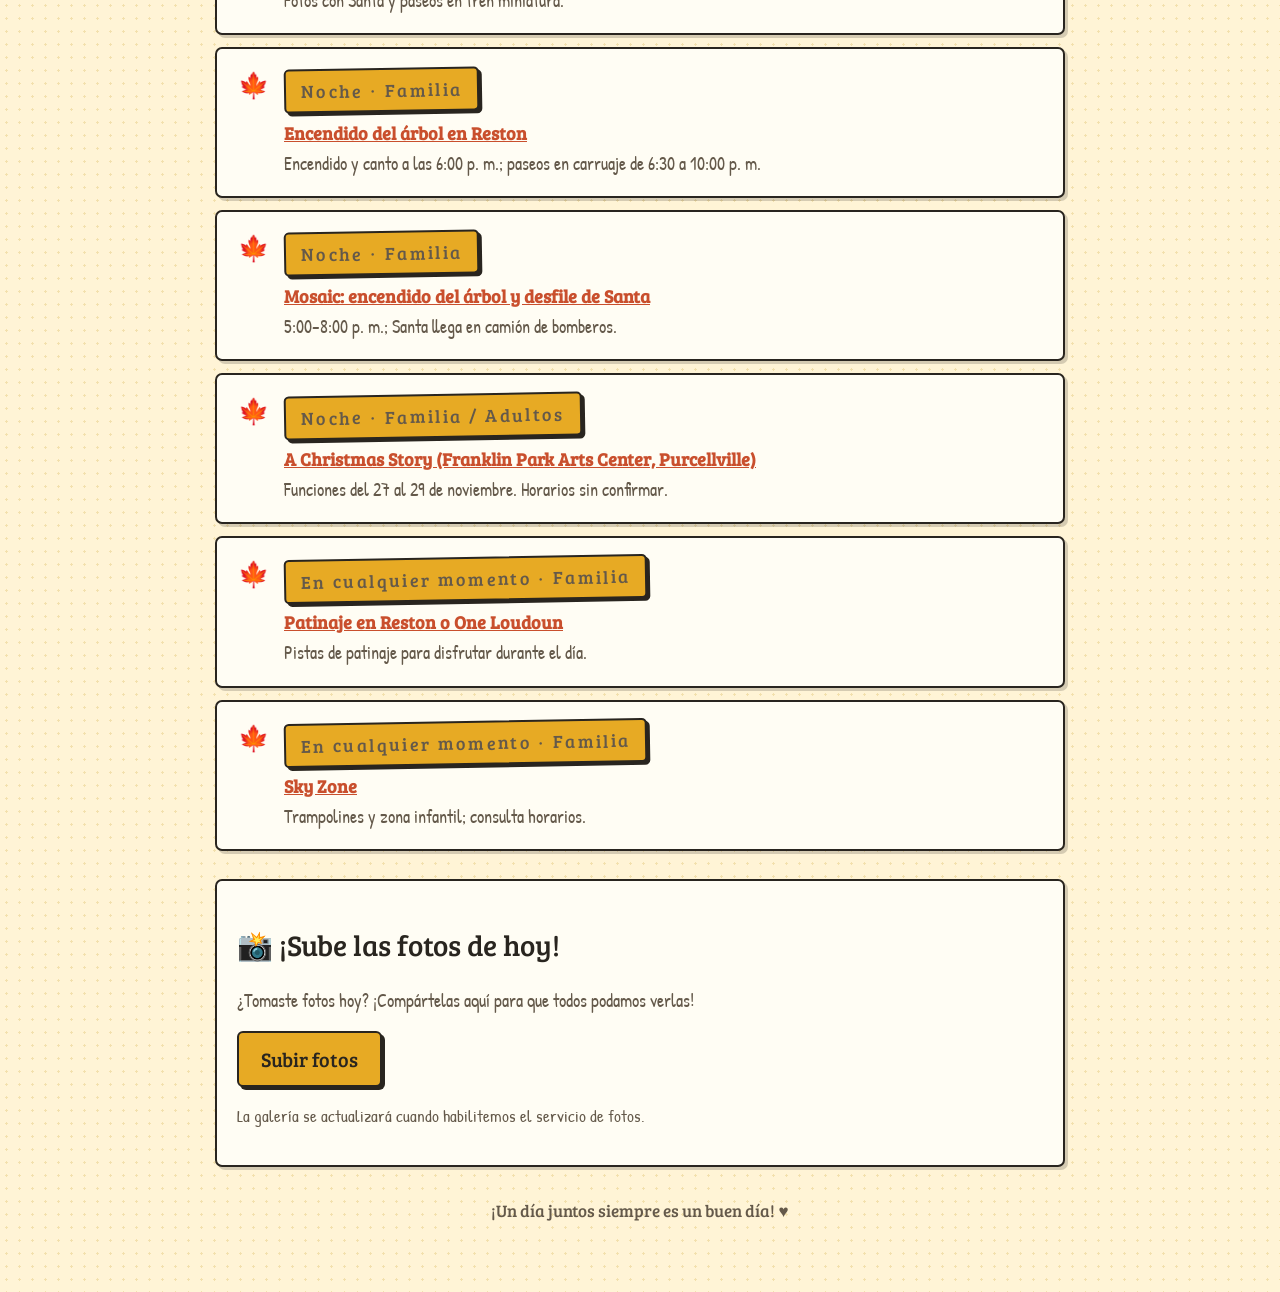
<file: pages/day-8.html>
<!DOCTYPE html>
<html lang="es"><head><meta charset="UTF-8"><meta name="viewport" content="width=device-width, initial-scale=1"><title>viernes, 27 de noviembre | Guía familiar</title><link rel="stylesheet" href="../style.css"></head>
<body><header class="site-header"><a class="brand" href="../index.html">¡Unas vacaciones en familia!</a><span class="header-note">Acción de Gracias 2026</span></header>
<main class="day-main"><a class="back-link" href="../index.html">← Volver a la foto familiar</a>
<section class="day-hero"><p class="eyebrow">AVENTURA FAMILIAR · DÍA 8 DE 9</p><h1>viernes, 27 de noviembre</h1><p>¡Este día es para disfrutar! Aquí encontrarás los planes, lugares y actividades para todos.</p></section>
<section class="plan-section"><h2>Agenda y actividades</h2><div class="activity-list"><article class="activity"><div class="activity-icon">🍁</div><div><p class="eyebrow">Mañana · Familia</p><h3><a href="https://www.snickersgaptrees.com/" target="_blank" rel="noopener noreferrer">Snickers Gap Christmas Tree Farm (Round Hill)</a></h3><p>Abre a las 9:00 a. m.</p></div></article>
<article class="activity"><div class="activity-icon">🍁</div><div><p class="eyebrow">Mañana / Tarde · Familia / Adultos</p><h3><a href="https://stonetowerwinery.com/stwevents" target="_blank" rel="noopener noreferrer">Stone Tower Holiday Market</a></h3><p>Mercado gratuito con más de 40 artesanos; 11:00 a. m.–5:30 p. m.</p></div></article>
<article class="activity"><div class="activity-icon">🍁</div><div><p class="eyebrow">Mañana / Tarde · Familia</p><h3><a href="https://www.funinfairfaxva.com/holiday-lights-northern-virginia/" target="_blank" rel="noopener noreferrer">Desfile festivo de Reston Town Center</a></h3><p>Desfile y actividades indicados de 11:00 a. m. a 6:00 p. m.; habrá bandas, así que puede incluir música en vivo.</p></div></article>
<article class="activity"><div class="activity-icon">🍁</div><div><p class="eyebrow">Tarde · Familia</p><h3><a href="https://oatlands.org/admission-hours/" target="_blank" rel="noopener noreferrer">Oatlands</a></h3><p>Visita a la propiedad decorada para las fiestas; consulta los horarios.</p></div></article>
<article class="activity"><div class="activity-icon">🍁</div><div><p class="eyebrow">Tarde · Familia</p><h3><a href="https://www.loudounmuseum.org/visit" target="_blank" rel="noopener noreferrer">Museo de Loudoun (Leesburg)</a></h3><p>Entrada gratuita; consulta el horario de apertura.</p></div></article>
<article class="activity"><div class="activity-icon">🍁</div><div><p class="eyebrow">Tarde · Adultos</p><h3><a href="https://www.dirtfarmbrewing.com/farm-rules/" target="_blank" rel="noopener noreferrer">Dirt Farm Brewing</a></h3><p>Abierto de 12:00 p. m. a 8:00 p. m.; parada para disfrutar de las vistas de la montaña.</p></div></article>
<article class="activity"><div class="activity-icon">🍁</div><div><p class="eyebrow">Tarde · Familia</p><h3><a href="https://www.funinfairfaxva.com/november-events-northern-virginia/" target="_blank" rel="noopener noreferrer">Santa y tren miniatura en Reston Town Center</a></h3><p>Fotos con Santa y paseos en tren miniatura.</p></div></article>
<article class="activity"><div class="activity-icon">🍁</div><div><p class="eyebrow">Noche · Familia</p><h3><a href="https://www.funinfairfaxva.com/november-events-northern-virginia/" target="_blank" rel="noopener noreferrer">Encendido del árbol en Reston</a></h3><p>Encendido y canto a las 6:00 p. m.; paseos en carruaje de 6:30 a 10:00 p. m.</p></div></article>
<article class="activity"><div class="activity-icon">🍁</div><div><p class="eyebrow">Noche · Familia</p><h3><a href="https://mommypoppins.com/washington-dc-kids/christmashanukkah/free-holiday-and-christmas-activities-and-events-for-kids-in-dc" target="_blank" rel="noopener noreferrer">Mosaic: encendido del árbol y desfile de Santa</a></h3><p>5:00–8:00 p. m.; Santa llega en camión de bomberos.</p></div></article>
<article class="activity"><div class="activity-icon">🍁</div><div><p class="eyebrow">Noche · Familia / Adultos</p><h3><a href="https://dullesmoms.com/holiday/" target="_blank" rel="noopener noreferrer">A Christmas Story (Franklin Park Arts Center, Purcellville)</a></h3><p>Funciones del 27 al 29 de noviembre. Horarios sin confirmar.</p></div></article>
<article class="activity"><div class="activity-icon">🍁</div><div><p class="eyebrow">En cualquier momento · Familia</p><h3><a href="https://www.ffxnow.com/events/opening-day-reston-town-center-ice-skating-pavilion-20008/" target="_blank" rel="noopener noreferrer">Patinaje en Reston o One Loudoun</a></h3><p>Pistas de patinaje para disfrutar durante el día.</p></div></article>
<article class="activity"><div class="activity-icon">🍁</div><div><p class="eyebrow">En cualquier momento · Familia</p><h3><a href="https://www.loudoungo.com/seasonal-guides/thanksgiving-in-loudoun/" target="_blank" rel="noopener noreferrer">Sky Zone</a></h3><p>Trampolines y zona infantil; consulta horarios.</p></div></article></div></section>
<section class="plan-section photo-upload-section"><h2>📸 ¡Sube las fotos de hoy!</h2><p>¿Tomaste fotos hoy? ¡Compártelas aquí para que todos podamos verlas!</p><button class="upload-button" type="button" data-day="8">Subir fotos</button><p class="upload-status" aria-live="polite">Selecciona fotos desde tu teléfono o computadora.</p><div class="photo-gallery" id="gallery-day-8"></div></section>
<div class="day-footer">¡Un día juntos siempre es un buen día! ♥</div></main><script src="../script.js"></script></body></html>
</file>
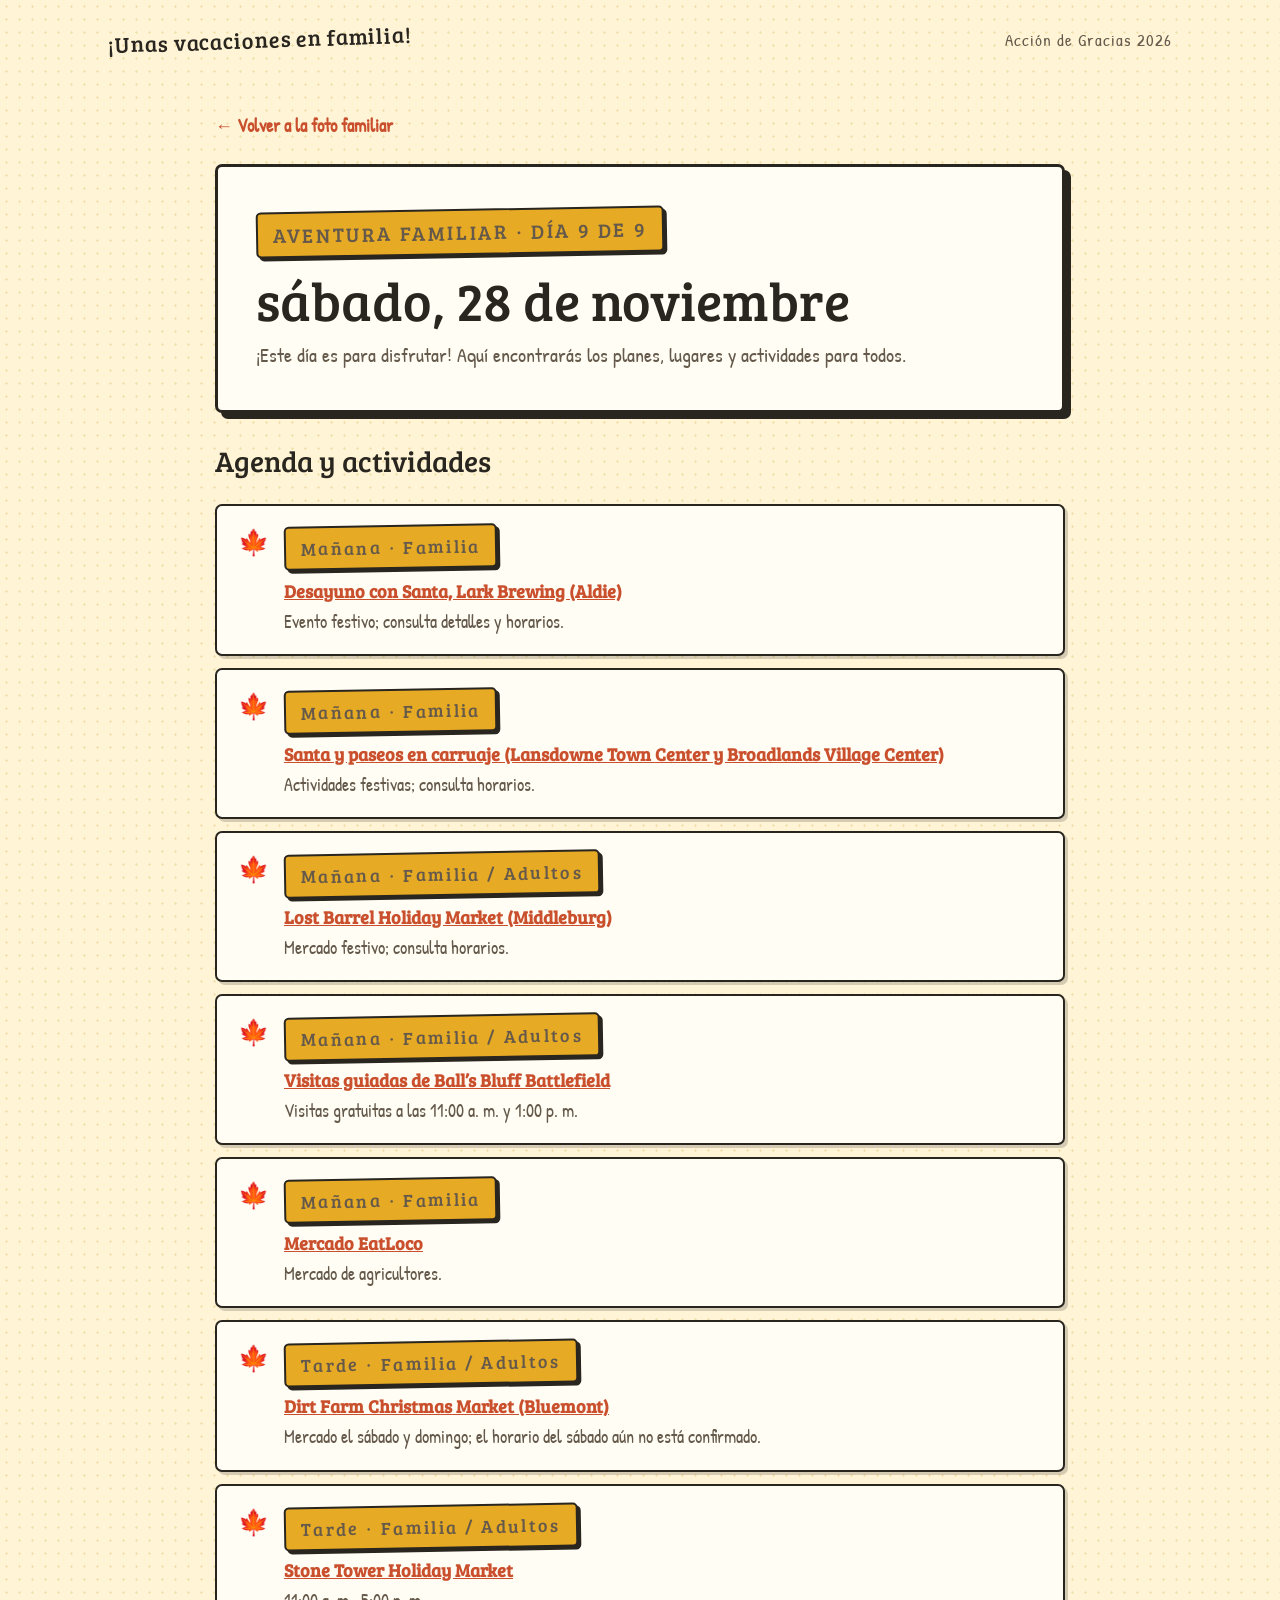
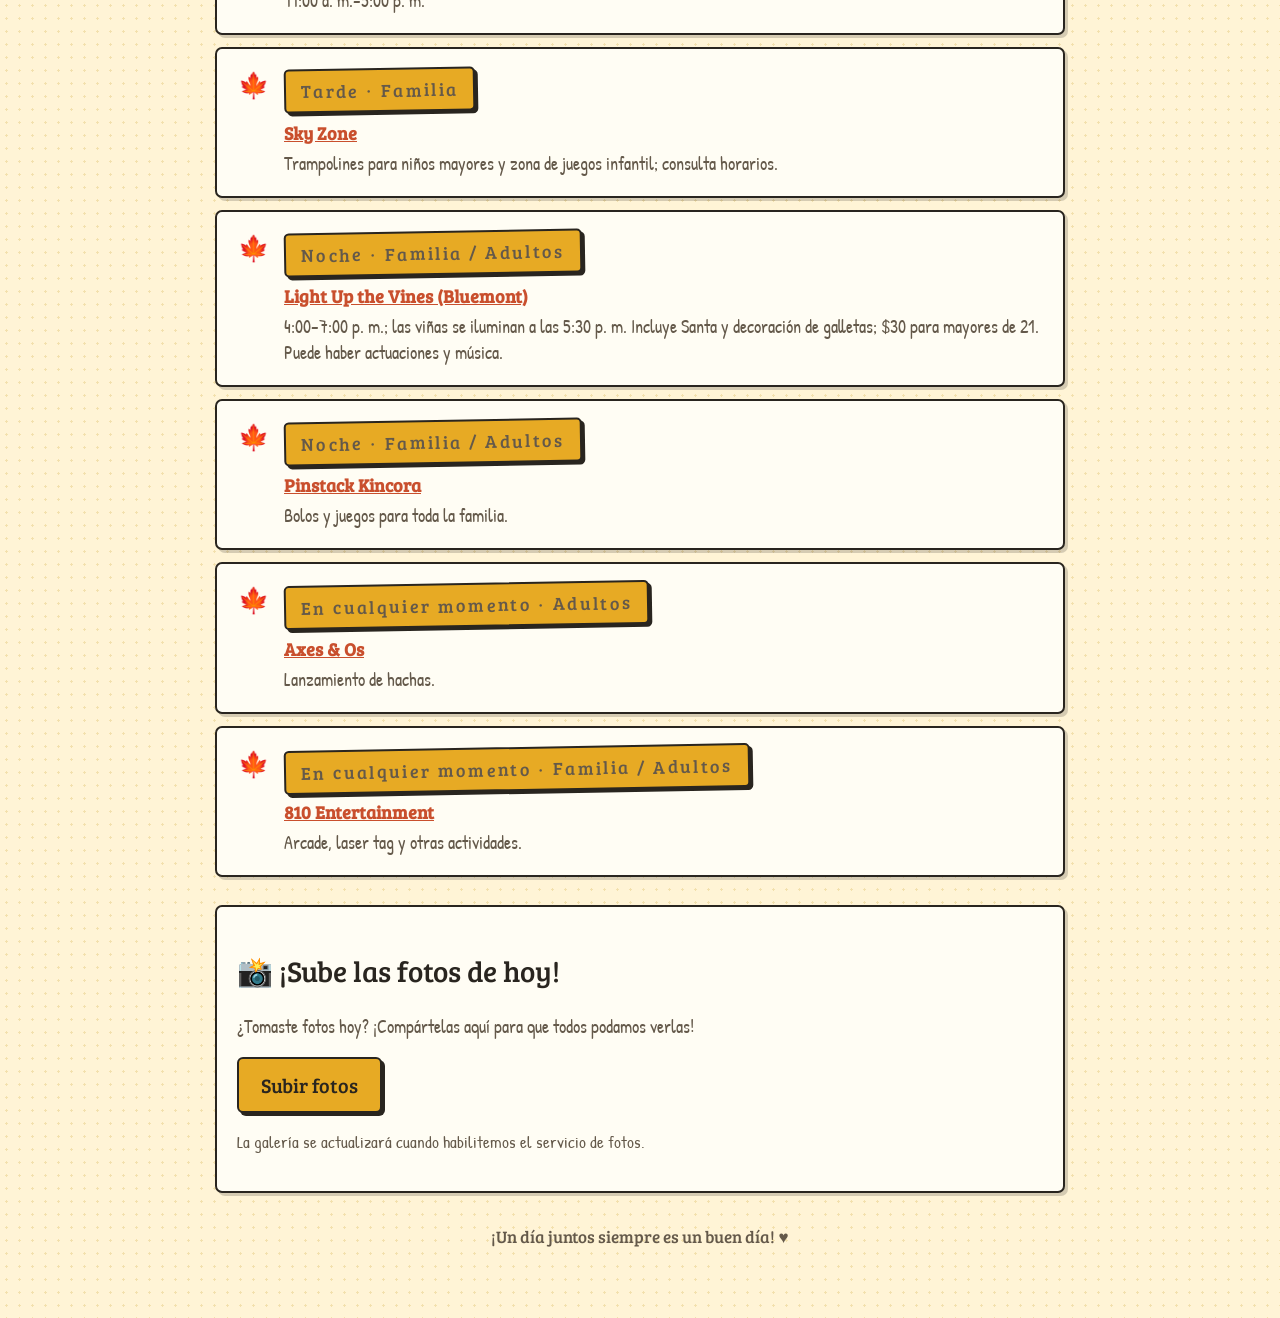
<file: pages/day-9.html>
<!DOCTYPE html>
<html lang="es"><head><meta charset="UTF-8"><meta name="viewport" content="width=device-width, initial-scale=1"><title>sábado, 28 de noviembre | Guía familiar</title><link rel="stylesheet" href="../style.css"></head>
<body><header class="site-header"><a class="brand" href="../index.html">¡Unas vacaciones en familia!</a><span class="header-note">Acción de Gracias 2026</span></header>
<main class="day-main"><a class="back-link" href="../index.html">← Volver a la foto familiar</a>
<section class="day-hero"><p class="eyebrow">AVENTURA FAMILIAR · DÍA 9 DE 9</p><h1>sábado, 28 de noviembre</h1><p>¡Este día es para disfrutar! Aquí encontrarás los planes, lugares y actividades para todos.</p></section>
<section class="plan-section"><h2>Agenda y actividades</h2><div class="activity-list"><article class="activity"><div class="activity-icon">🍁</div><div><p class="eyebrow">Mañana · Familia</p><h3><a href="https://dullesmoms.com/holiday/" target="_blank" rel="noopener noreferrer">Desayuno con Santa, Lark Brewing (Aldie)</a></h3><p>Evento festivo; consulta detalles y horarios.</p></div></article>
<article class="activity"><div class="activity-icon">🍁</div><div><p class="eyebrow">Mañana · Familia</p><h3><a href="https://dullesmoms.com/holiday/" target="_blank" rel="noopener noreferrer">Santa y paseos en carruaje (Lansdowne Town Center y Broadlands Village Center)</a></h3><p>Actividades festivas; consulta horarios.</p></div></article>
<article class="activity"><div class="activity-icon">🍁</div><div><p class="eyebrow">Mañana · Familia / Adultos</p><h3><a href="https://dullesmoms.com/holiday/" target="_blank" rel="noopener noreferrer">Lost Barrel Holiday Market (Middleburg)</a></h3><p>Mercado festivo; consulta horarios.</p></div></article>
<article class="activity"><div class="activity-icon">🍁</div><div><p class="eyebrow">Mañana · Familia / Adultos</p><h3><a href="https://www.novaparks.com/parks/balls-bluff-battlefield/things-to-do/guided-tours" target="_blank" rel="noopener noreferrer">Visitas guiadas de Ball’s Bluff Battlefield</a></h3><p>Visitas gratuitas a las 11:00 a. m. y 1:00 p. m.</p></div></article>
<article class="activity"><div class="activity-icon">🍁</div><div><p class="eyebrow">Mañana · Familia</p><h3><a href="https://www.loudountimes.com/calendar/" target="_blank" rel="noopener noreferrer">Mercado EatLoco</a></h3><p>Mercado de agricultores.</p></div></article>
<article class="activity"><div class="activity-icon">🍁</div><div><p class="eyebrow">Tarde · Familia / Adultos</p><h3><a href="https://dirtfarmbrewing.com/event/dirt-farm-christmas-market/2026-11-29/" target="_blank" rel="noopener noreferrer">Dirt Farm Christmas Market (Bluemont)</a></h3><p>Mercado el sábado y domingo; el horario del sábado aún no está confirmado.</p></div></article>
<article class="activity"><div class="activity-icon">🍁</div><div><p class="eyebrow">Tarde · Familia / Adultos</p><h3><a href="https://stonetowerwinery.com/stwevents" target="_blank" rel="noopener noreferrer">Stone Tower Holiday Market</a></h3><p>11:00 a. m.–5:00 p. m.</p></div></article>
<article class="activity"><div class="activity-icon">🍁</div><div><p class="eyebrow">Tarde · Familia</p><h3><a href="https://www.loudoungo.com/seasonal-guides/thanksgiving-in-loudoun/" target="_blank" rel="noopener noreferrer">Sky Zone</a></h3><p>Trampolines para niños mayores y zona de juegos infantil; consulta horarios.</p></div></article>
<article class="activity"><div class="activity-icon">🍁</div><div><p class="eyebrow">Noche · Familia / Adultos</p><h3><a href="https://seaofblush.com/amazing-christmas-events-in-washington-dc-maryland/" target="_blank" rel="noopener noreferrer">Light Up the Vines (Bluemont)</a></h3><p>4:00–7:00 p. m.; las viñas se iluminan a las 5:30 p. m. Incluye Santa y decoración de galletas; $30 para mayores de 21. Puede haber actuaciones y música.</p></div></article>
<article class="activity"><div class="activity-icon">🍁</div><div><p class="eyebrow">Noche · Familia / Adultos</p><h3><a href="https://pinstackbowl.com/locations/kincora-loudoun-county-virginia/" target="_blank" rel="noopener noreferrer">Pinstack Kincora</a></h3><p>Bolos y juegos para toda la familia.</p></div></article>
<article class="activity"><div class="activity-icon">🍁</div><div><p class="eyebrow">En cualquier momento · Adultos</p><h3><a href="https://www.visitloudoun.org/things-to-do/recreation-and-sports/indoor-activities/" target="_blank" rel="noopener noreferrer">Axes & Os</a></h3><p>Lanzamiento de hachas.</p></div></article>
<article class="activity"><div class="activity-icon">🍁</div><div><p class="eyebrow">En cualquier momento · Familia / Adultos</p><h3><a href="https://patch.com/virginia/ashburn/new-810-entertainment-bowling-games-opens-at-dulles-town-center" target="_blank" rel="noopener noreferrer">810 Entertainment</a></h3><p>Arcade, laser tag y otras actividades.</p></div></article></div></section>
<section class="plan-section photo-upload-section"><h2>📸 ¡Sube las fotos de hoy!</h2><p>¿Tomaste fotos hoy? ¡Compártelas aquí para que todos podamos verlas!</p><button class="upload-button" type="button" data-day="9">Subir fotos</button><p class="upload-status" aria-live="polite">Selecciona fotos desde tu teléfono o computadora.</p><div class="photo-gallery" id="gallery-day-9"></div></section>
<div class="day-footer">¡Un día juntos siempre es un buen día! ♥</div></main><script src="../script.js"></script></body></html>
</file>
<file: style.css>
@import url('https://fonts.googleapis.com/css2?family=Bree+Serif&family=Patrick+Hand:wght@400&display=swap');
:root{--ink:#29251f;--muted:#64594a;--cream:#fff4d6;--paper:#fffdf4;--rust:#c94f2d;--gold:#e7aa24;--line:#302b25;--blue:#8ecbd0;--red:#c94f2d}
*{box-sizing:border-box}
body{margin:0;background-color:var(--cream);background-image:radial-gradient(#d9b85b55 1.2px,transparent 1.2px);background-size:13px 13px;color:var(--ink);font-family:'Patrick Hand',cursive;font-size:18px}
.site-header{max-width:1120px;margin:auto;padding:24px 28px;display:flex;justify-content:space-between;align-items:center}
.brand{font-family:'Bree Serif',serif;font-weight:400;color:var(--ink);text-decoration:none;font-size:22px;letter-spacing:.04em;transform:rotate(-2deg)}
.header-note,.small-note{color:var(--muted);font-size:17px;letter-spacing:.06em}
.home-main{width:min(100% - 36px,940px);margin:26px auto 55px}
.intro{text-align:center;margin:0 auto 28px}
.eyebrow{display:inline-block;background:var(--gold);color:var(--ink);font-family:'Bree Serif',serif;font-size:14px;letter-spacing:.13em;padding:7px 15px;border:2px solid var(--ink);border-radius:5px;box-shadow:3px 3px 0 var(--ink);transform:rotate(-1deg)}
.intro h1{font:400 clamp(36px,7vw,66px)/1.08 'Bree Serif',serif;margin:16px 0 10px;text-shadow:2px 2px 0 #fff}
.intro h1 em{color:var(--rust);font-style:normal}
.intro-copy{color:var(--muted);font-size:22px;margin:8px 0}
.photo-card{background:var(--paper);padding:12px;border:3px solid var(--ink);border-radius:7px;box-shadow:8px 8px 0 var(--ink);transform:rotate(-.35deg)}
.photo-wrap{position:relative;overflow:hidden;border:2px solid var(--ink);border-radius:3px;line-height:0}
.family-photo{display:block;width:100%;height:auto}
.hotspots{position:absolute;inset:0;width:100%;height:100%}
.hotspots a{cursor:pointer;outline:none}
.hotspots polygon{fill:transparent;stroke:transparent;stroke-width:3;transition:fill .18s,stroke .18s}
.hotspots a:hover polygon,.hotspots a:focus polygon{fill:#f5c76b55;stroke:#fff;stroke-width:4;stroke-dasharray:7 4}
.photo-caption{text-align:center;padding:16px 8px 5px;color:var(--ink);font:400 17px 'Bree Serif',serif;letter-spacing:.06em}
.photo-caption span{color:var(--rust);padding:0 8px}
.small-note{text-align:center;margin-top:26px;font-family:'Bree Serif',serif;font-size:17px;color:var(--rust);letter-spacing:.16em}
.site-footer{text-align:center;padding:24px;color:var(--muted);font:400 17px 'Bree Serif',serif;letter-spacing:.05em}
.day-main{width:min(100% - 36px,850px);margin:35px auto 70px}
.back-link{color:var(--rust);text-decoration:none;font-weight:bold;font-size:18px}
.day-hero{margin-top:26px;padding:42px 38px;background:var(--paper);border:3px solid var(--ink);border-radius:7px;box-shadow:6px 6px 0 var(--ink)}
.day-hero .eyebrow{margin:0 0 15px}
.day-hero h1{font:400 clamp(36px,6vw,54px)/1.1 'Bree Serif',serif;margin:0 0 12px}
.day-hero p{color:var(--muted);margin:0;font-size:20px}
.plan-section{margin-top:28px}
.plan-section h2{font:400 29px 'Bree Serif',serif}
.activity-list{display:grid;gap:12px}
.activity{background:var(--paper);border:2px solid var(--ink);border-radius:7px;padding:19px 21px;display:flex;gap:15px;align-items:flex-start;box-shadow:3px 3px 0 #302b2533}
.activity-icon{font-size:25px}
.activity h3{margin:0 0 5px;font:400 21px 'Bree Serif',serif}
.activity p{margin:0;color:var(--muted);font-size:18px;line-height:1.45}
.activity a{display:inline-block;margin-top:9px;color:var(--rust);font-weight:bold;font-size:18px}
.placeholder{border:2px dashed var(--ink);background:#fff9e8;border-radius:7px;padding:20px;color:var(--muted);line-height:1.5}
.day-footer{margin-top:32px;text-align:center;color:var(--muted);font:400 17px 'Bree Serif',serif}
@media(max-width:600px){.site-header{padding:18px 18px;gap:10px}.brand{font-size:18px}.header-note{font-size:14px;text-align:right}.home-main{margin-top:18px}.intro-copy{font-size:19px}.photo-card{padding:7px;border-radius:6px;box-shadow:5px 5px 0 var(--ink)}.photo-caption{font-size:13px}.day-hero{padding:30px 23px}.day-main{margin-top:22px}}

.upload-button{display:inline-block;background:var(--gold);color:var(--ink);border:2px solid var(--ink);border-radius:6px;padding:12px 22px;font:400 20px 'Bree Serif',serif;box-shadow:3px 3px 0 var(--ink);cursor:pointer}
.upload-button:hover{transform:translateY(-1px)}
.upload-status{color:var(--muted);font-size:17px}
.photo-gallery{display:grid;grid-template-columns:repeat(auto-fill,minmax(150px,1fr));gap:12px;margin-top:18px}
.photo-gallery img{width:100%;height:220px;object-fit:cover;border:2px solid var(--ink);border-radius:5px;background:var(--paper)}
.photo-upload-section{background:var(--paper);border:2px solid var(--ink);border-radius:7px;padding:20px;box-shadow:3px 3px 0 #302b2533}
.photo-upload-section>p{color:var(--muted)}
</file>
